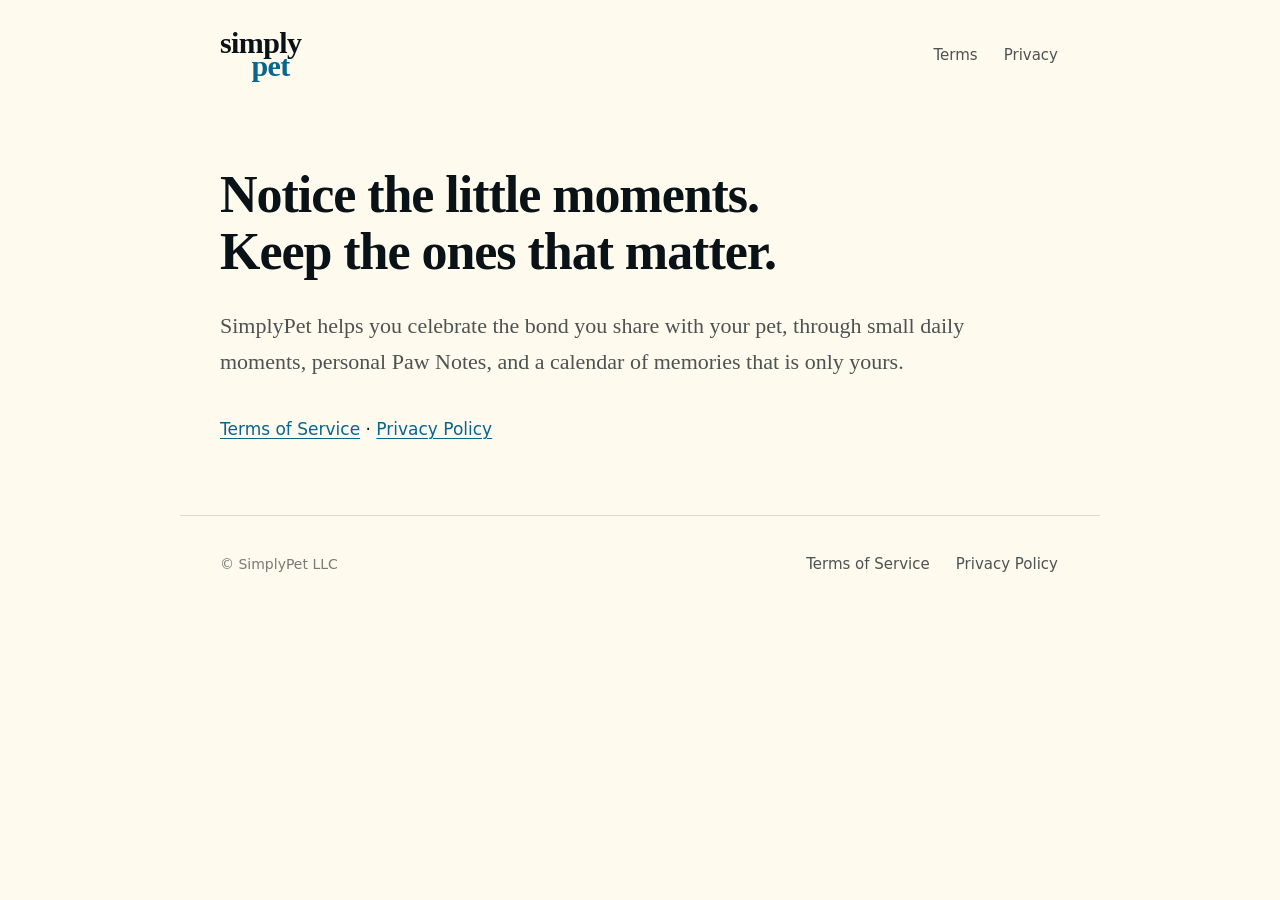
<file: index.html>
<!doctype html>
<html lang="en">
<head>
<meta charset="utf-8">
<meta name="viewport" content="width=device-width, initial-scale=1">
<title>SimplyPet</title>
<meta name="description" content="SimplyPet helps you notice and keep the meaningful moments with your pet.">
<meta name="theme-color" content="#FFFAEE">
<link rel="canonical" href="https://simplypet.github.io/legal/">
<link rel="icon" href="assets/favicon.png" type="image/png">
<link rel="stylesheet" href="assets/legal.css">

</head>
<body>
<a class="skip" href="#main">Skip to content</a>

<header class="site-header">
  <a class="wordmark" href="index.html" aria-label="SimplyPet home"><span class="w-simply">simply</span><span class="w-pet">pet</span></a>
  <nav aria-label="Legal"><a href="terms.html">Terms</a><a href="privacy.html">Privacy</a></nav>
</header>
<main id="main" class="home" tabindex="-1">
<h1 class="home-title">Notice the little moments.<br>Keep the ones that matter.</h1>
<p class="lede">SimplyPet helps you celebrate the bond you share with your pet, through small daily moments, personal Paw Notes, and a calendar of memories that is only yours.</p>
<p class="home-links"><a href="terms.html">Terms of Service</a> <span aria-hidden="true">·</span> <a href="privacy.html">Privacy Policy</a></p>

</main>

<footer class="site-footer">
  <p>&copy; SimplyPet LLC</p>
  <nav aria-label="Footer"><a href="terms.html">Terms of Service</a><a href="privacy.html">Privacy Policy</a></nav>
</footer>
</body>
</html>
</file>
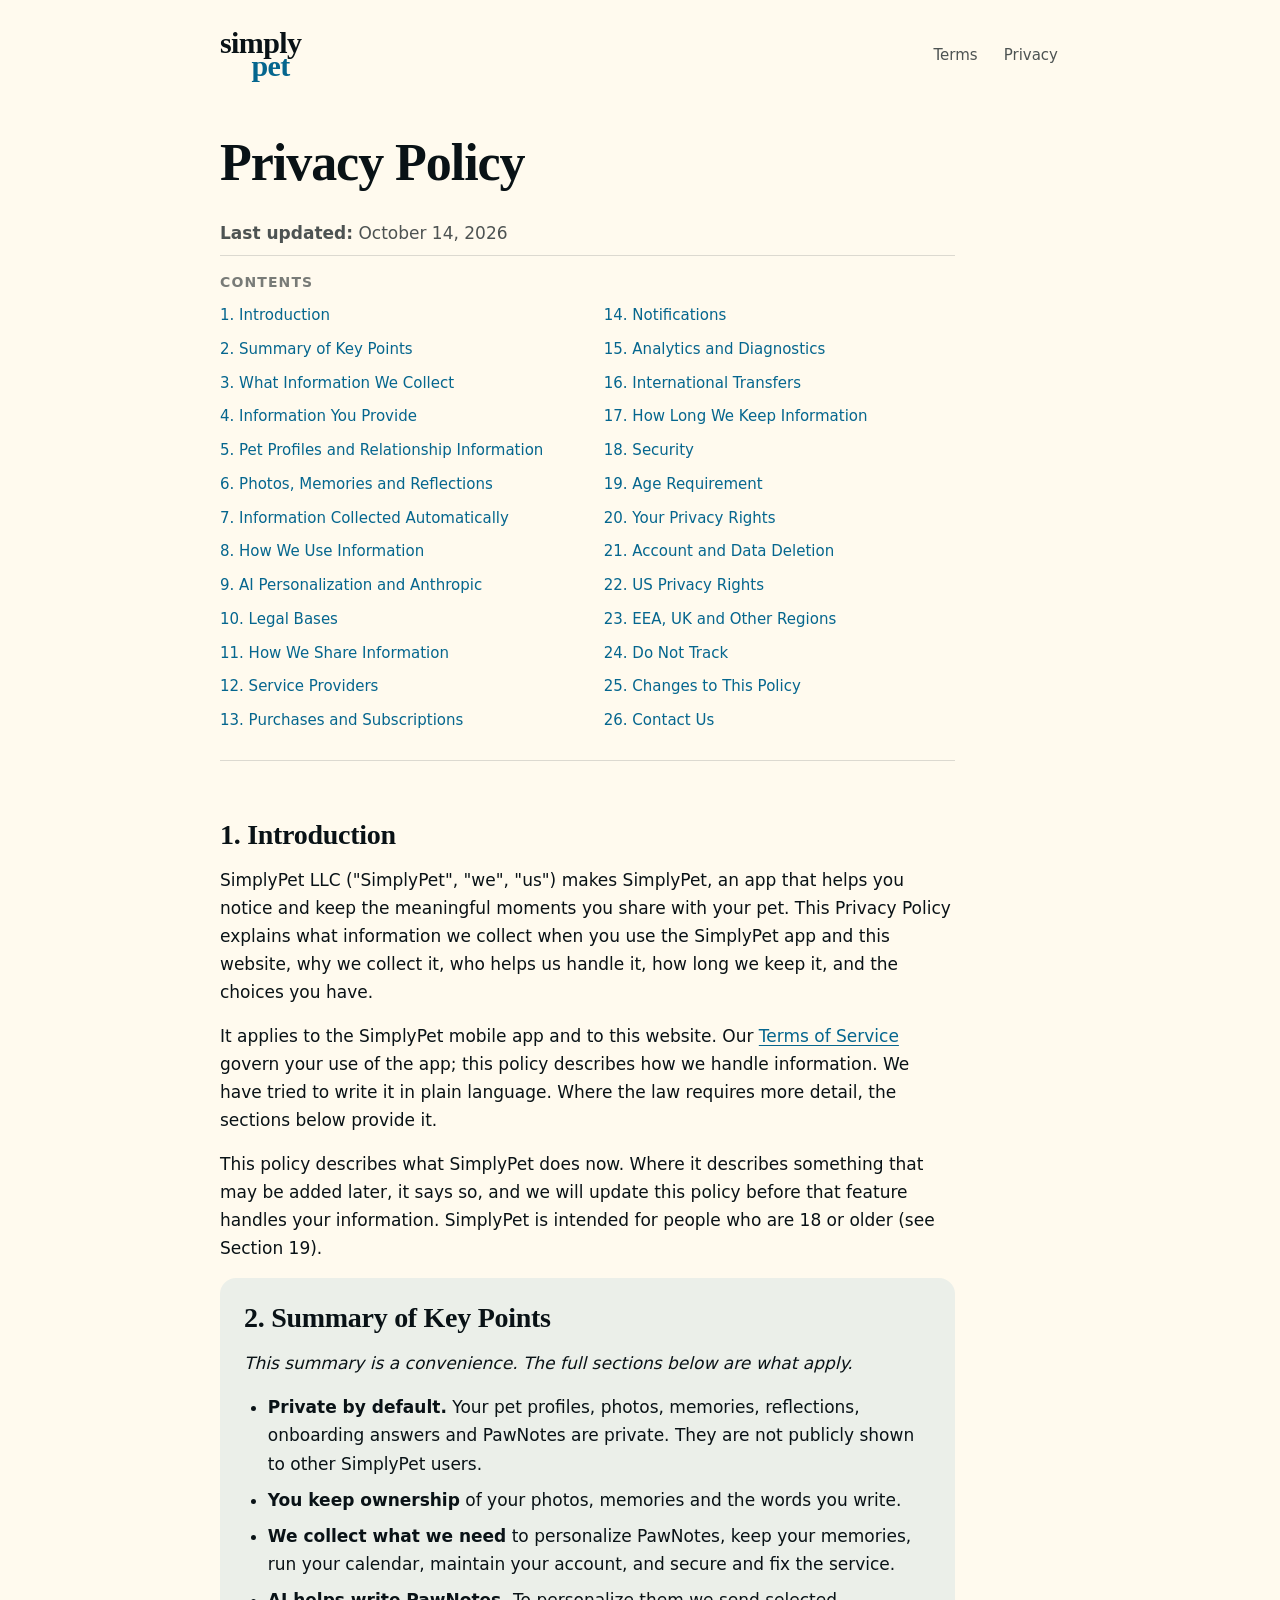
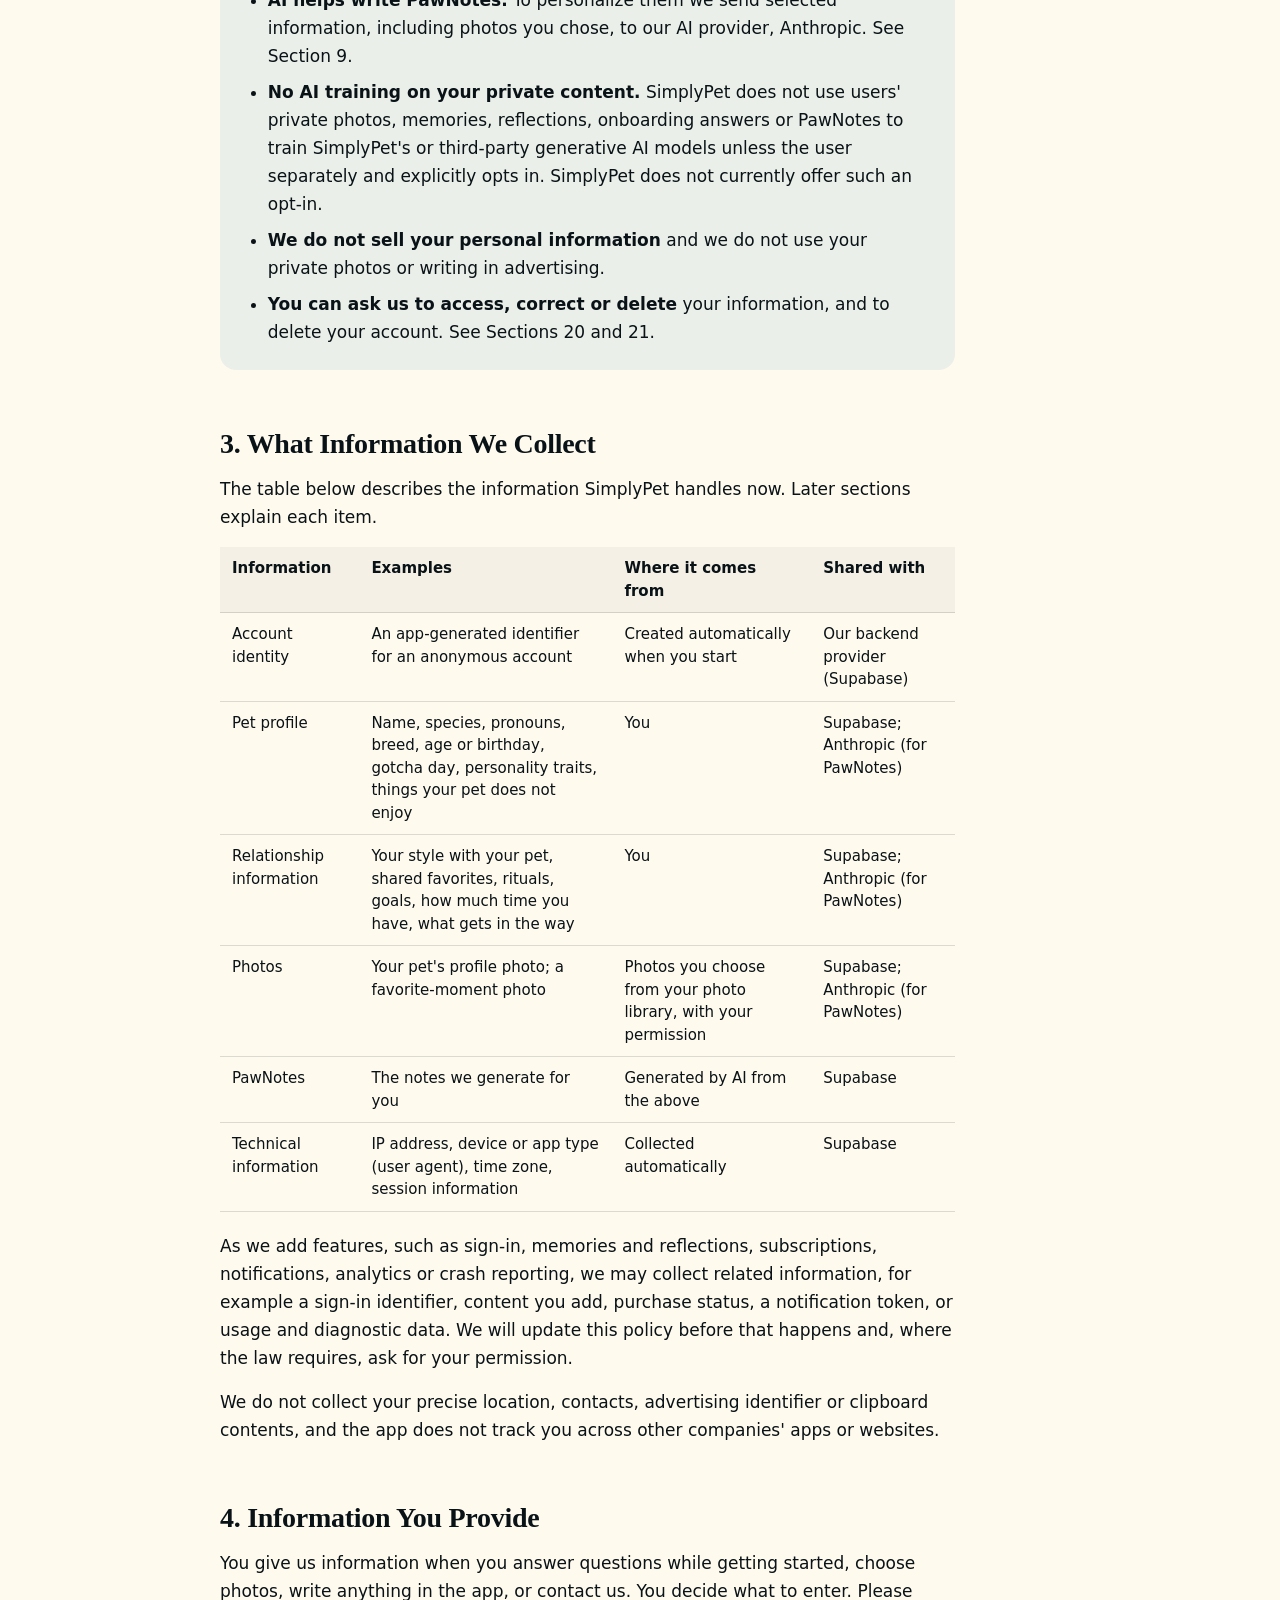
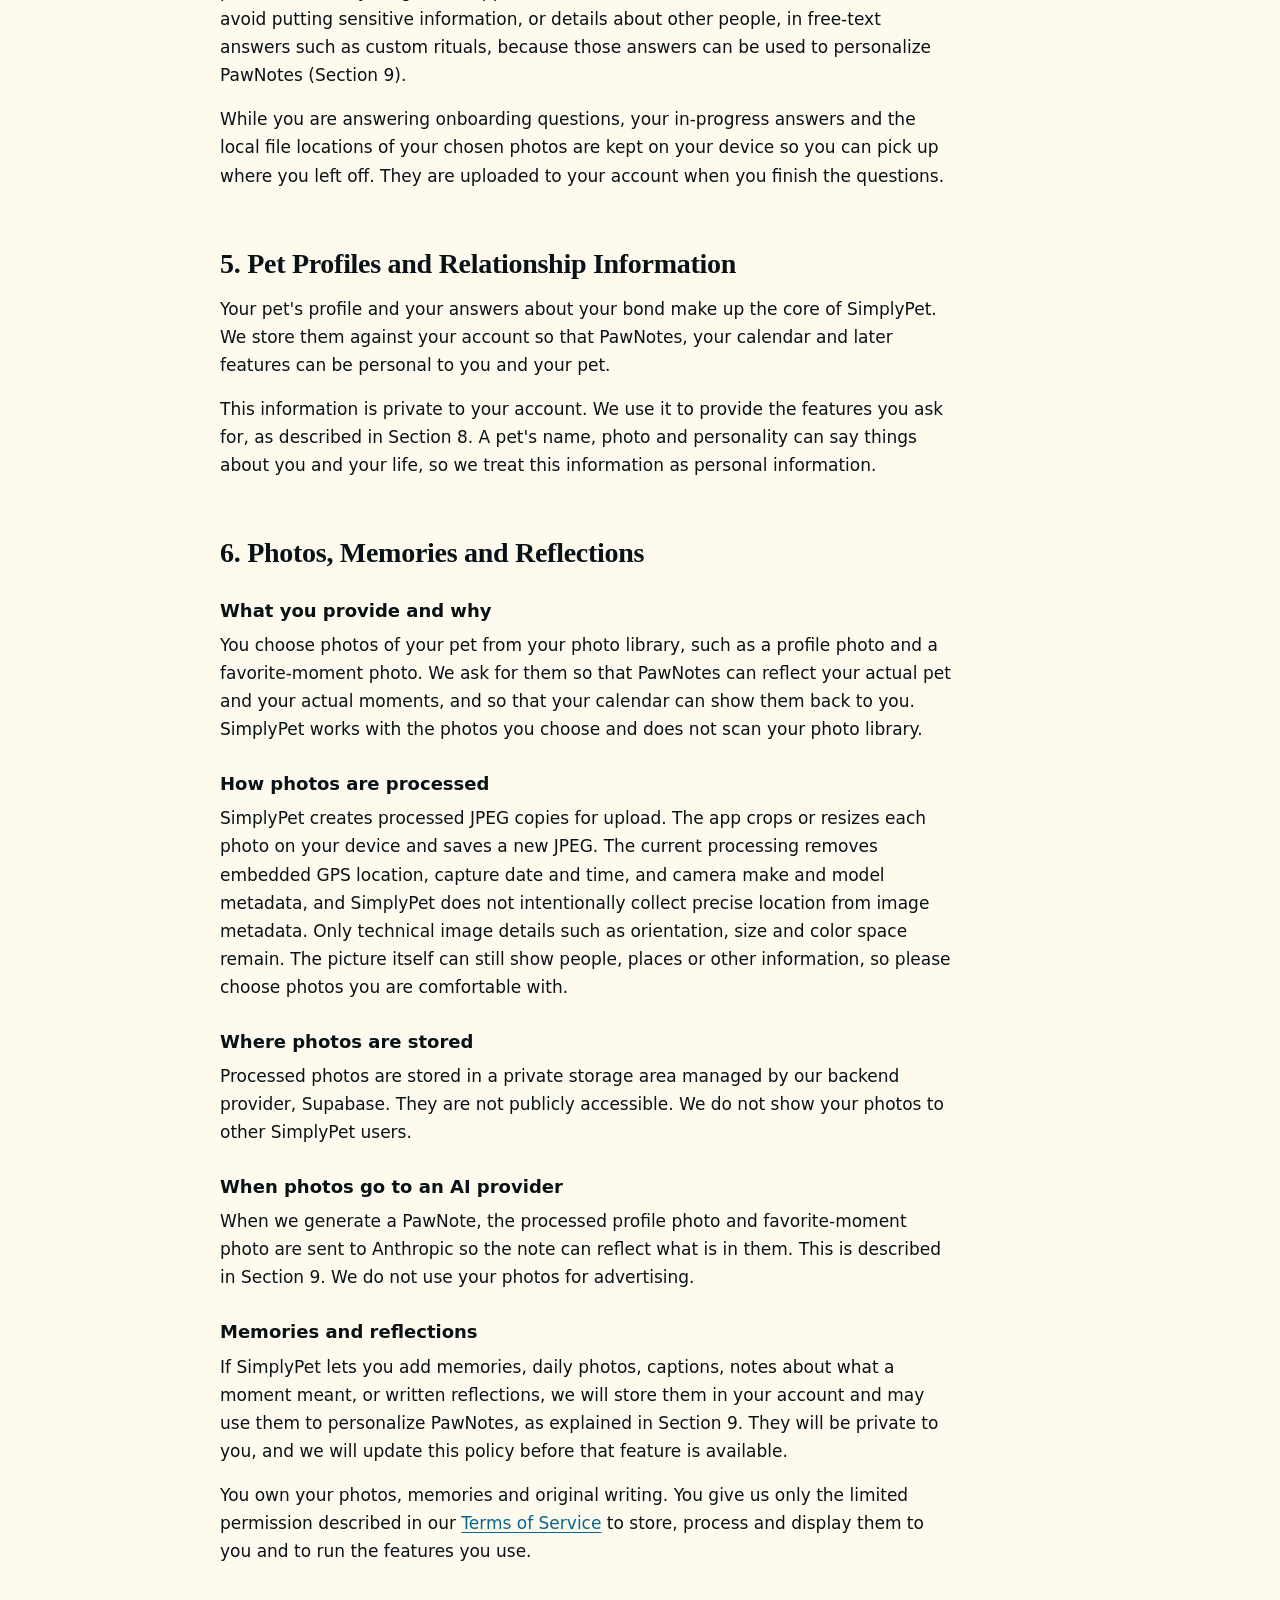
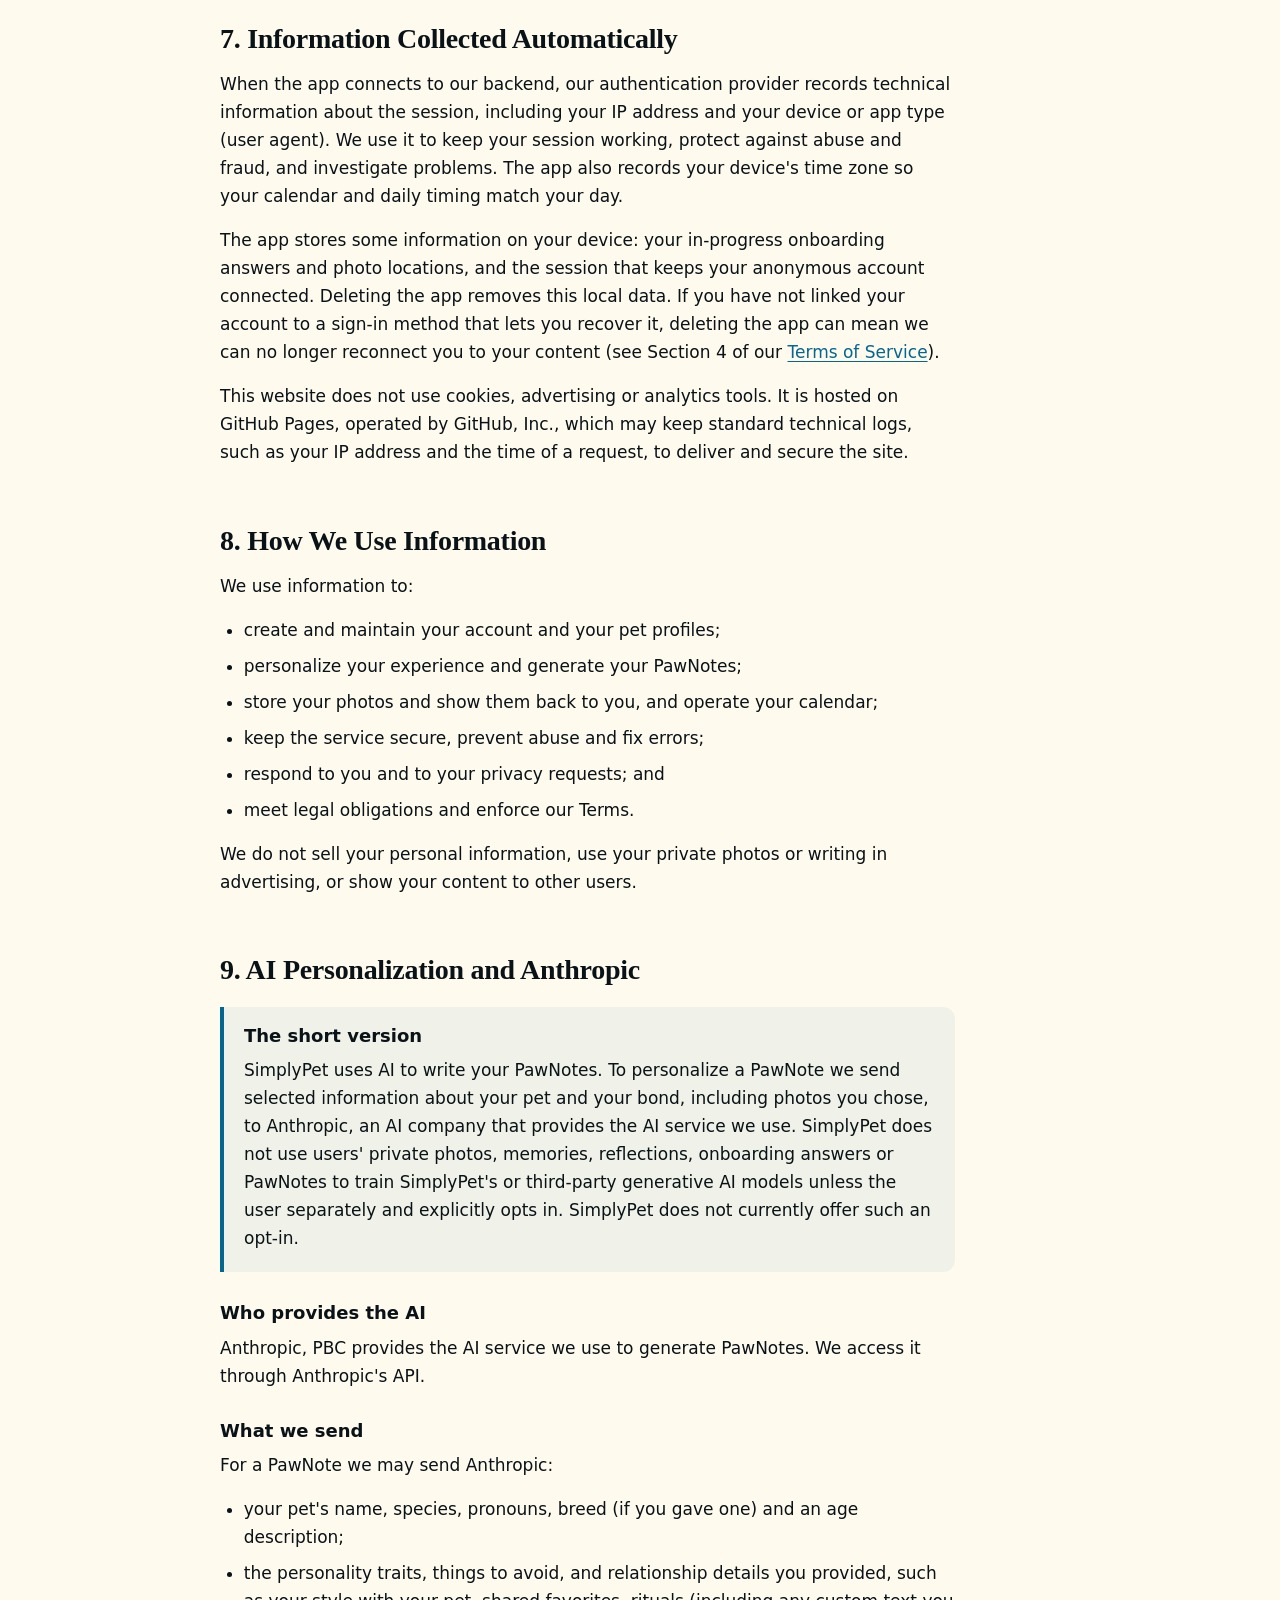
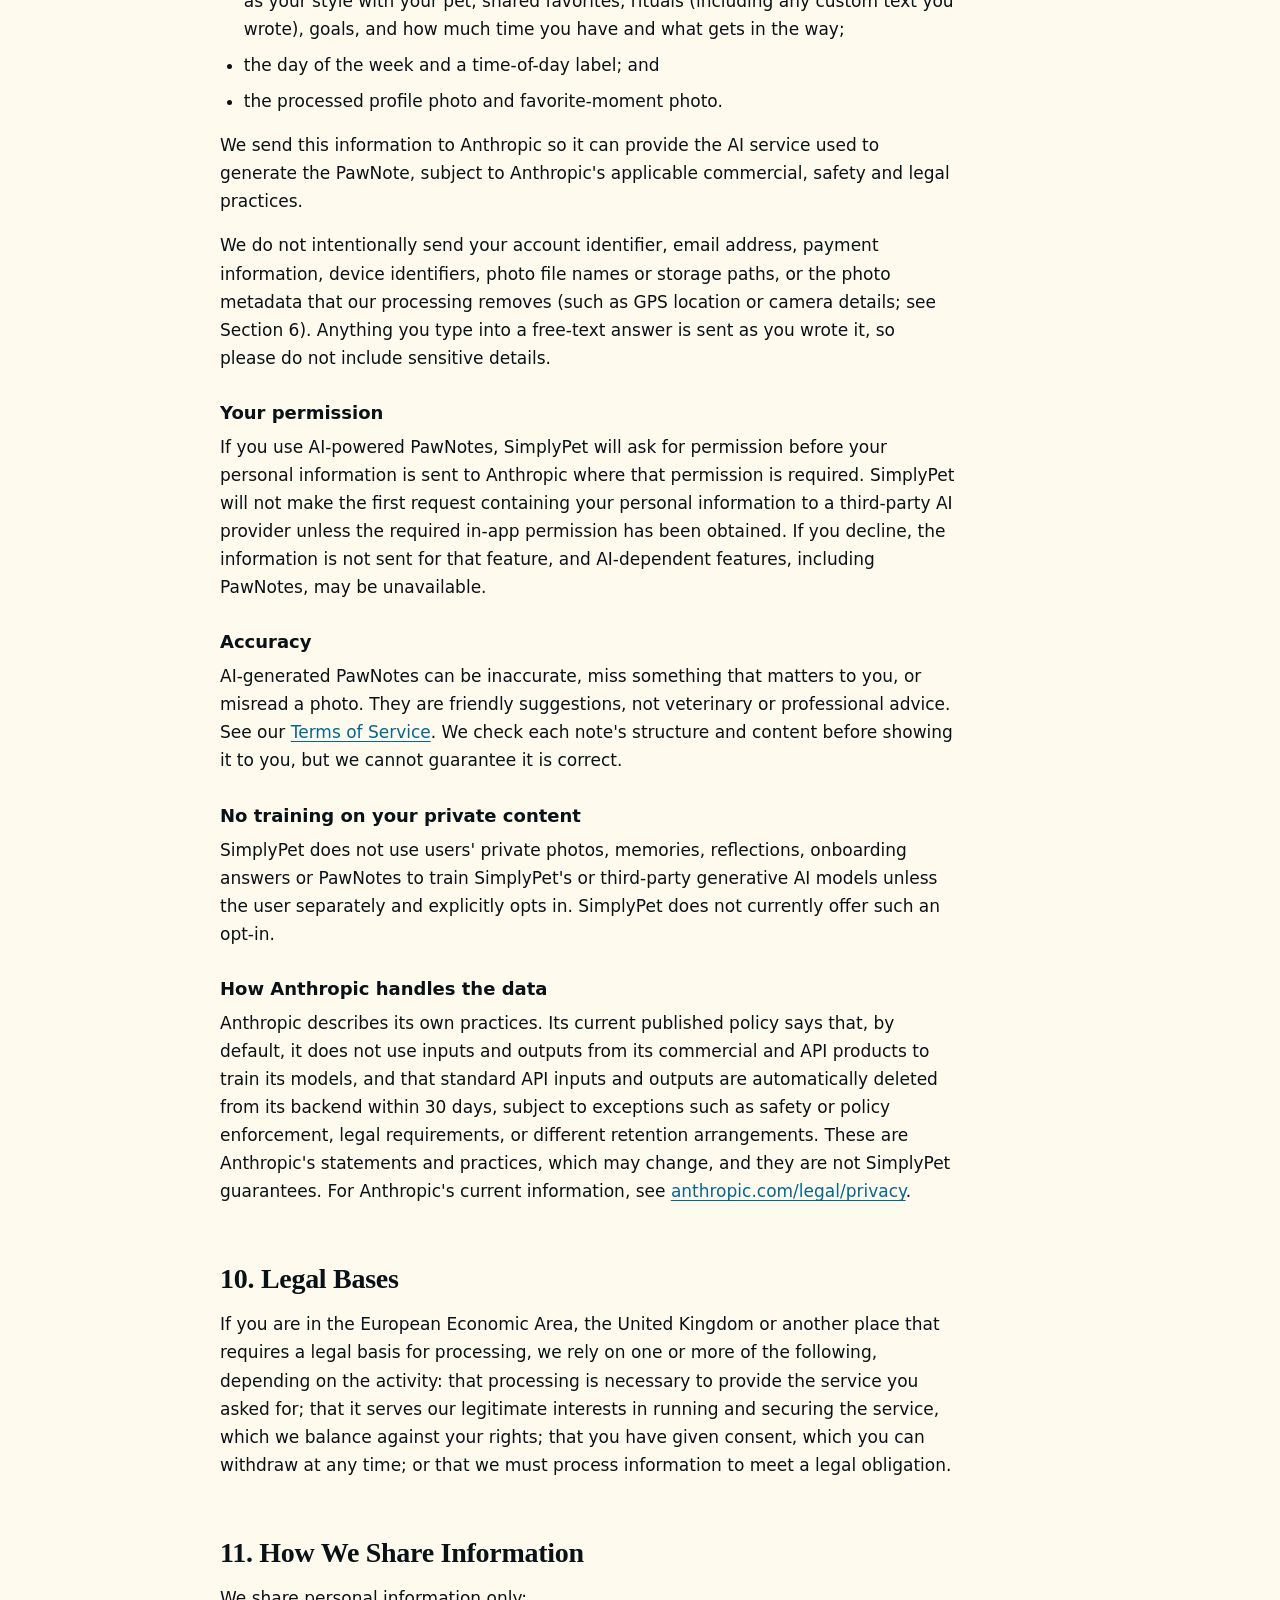
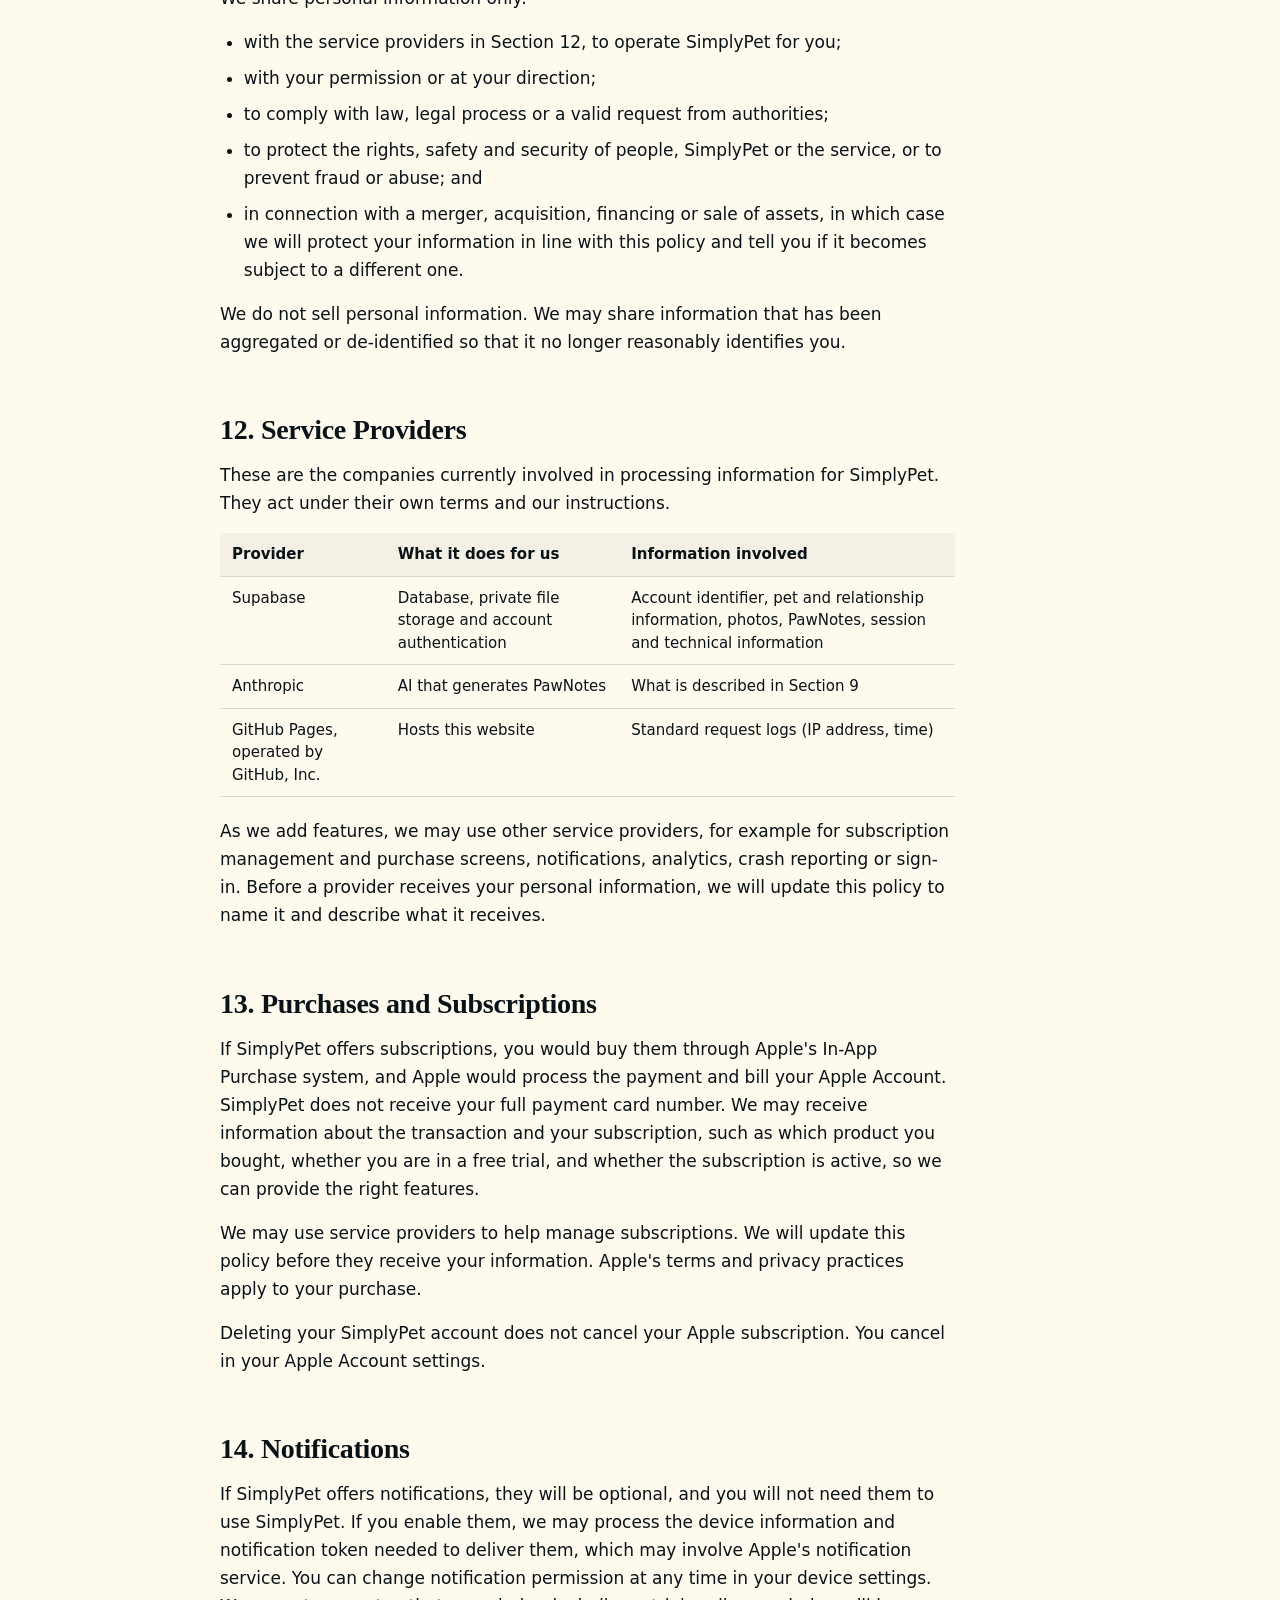
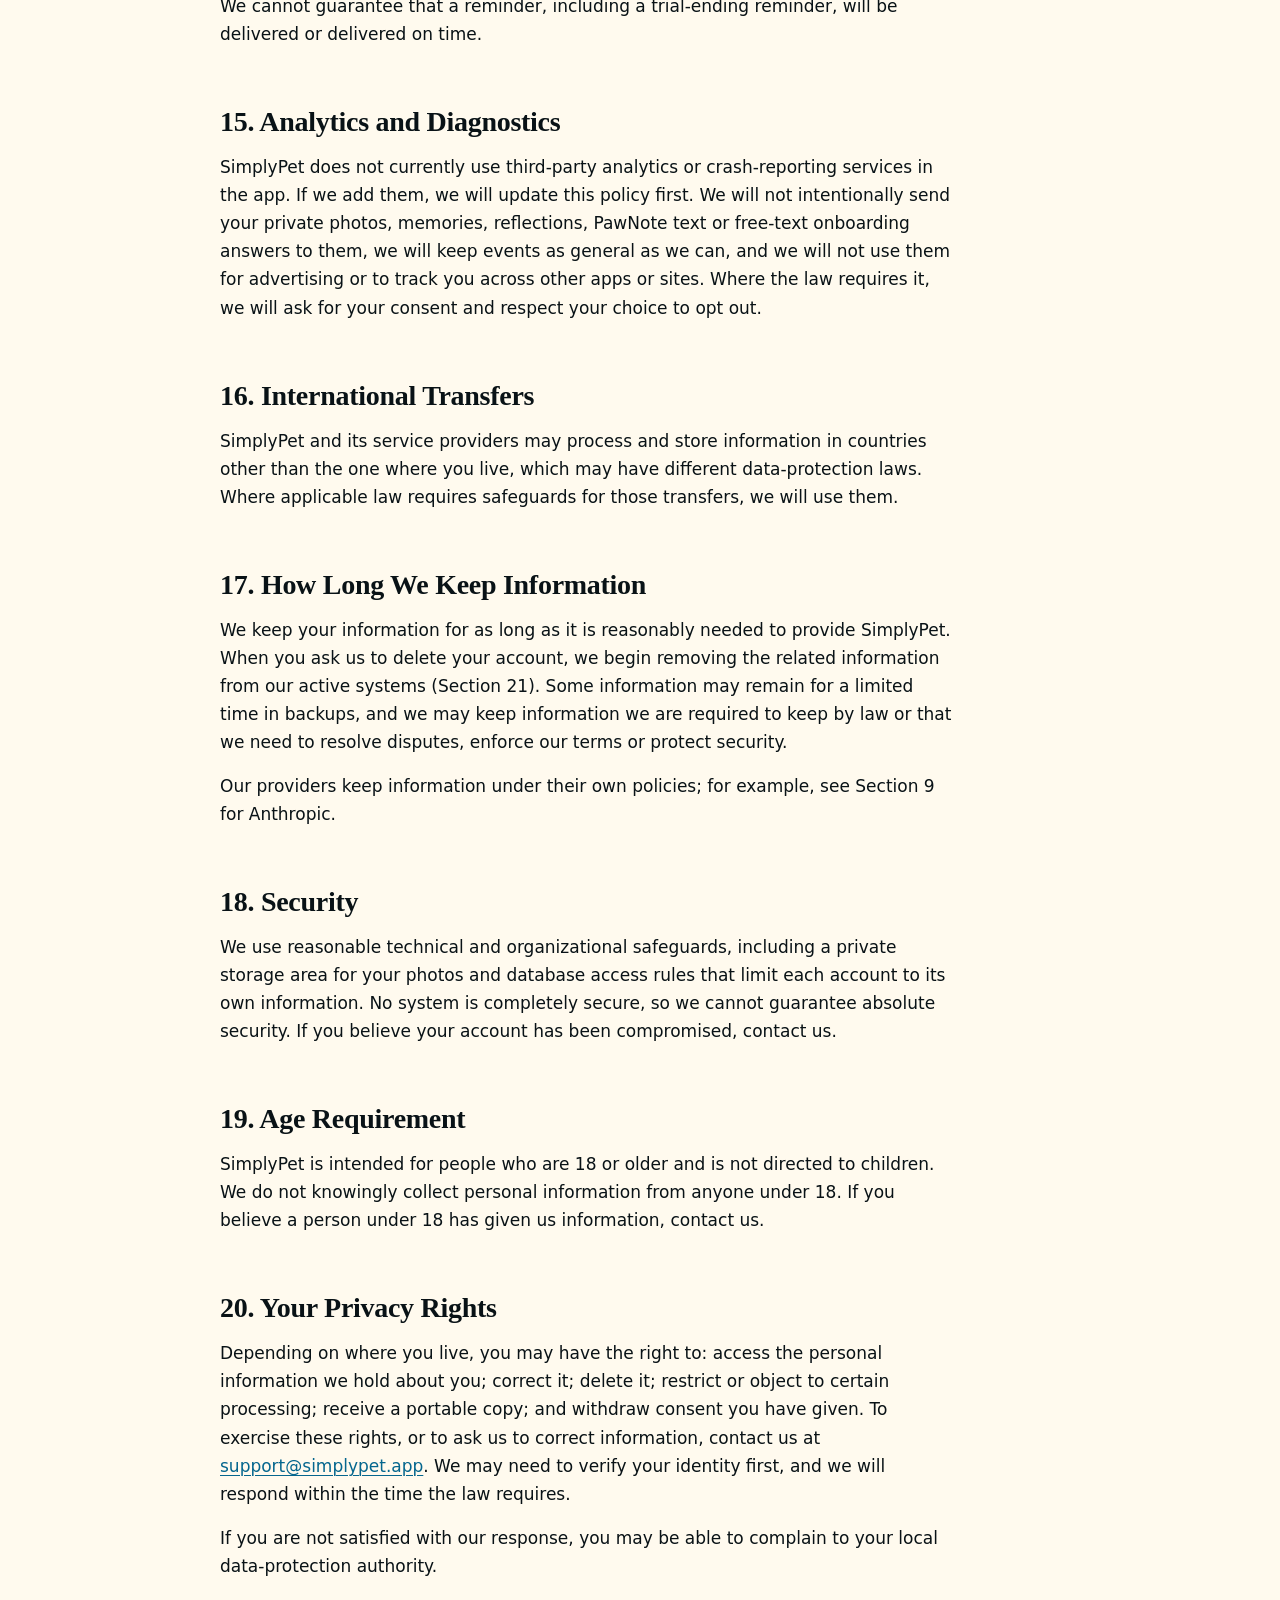
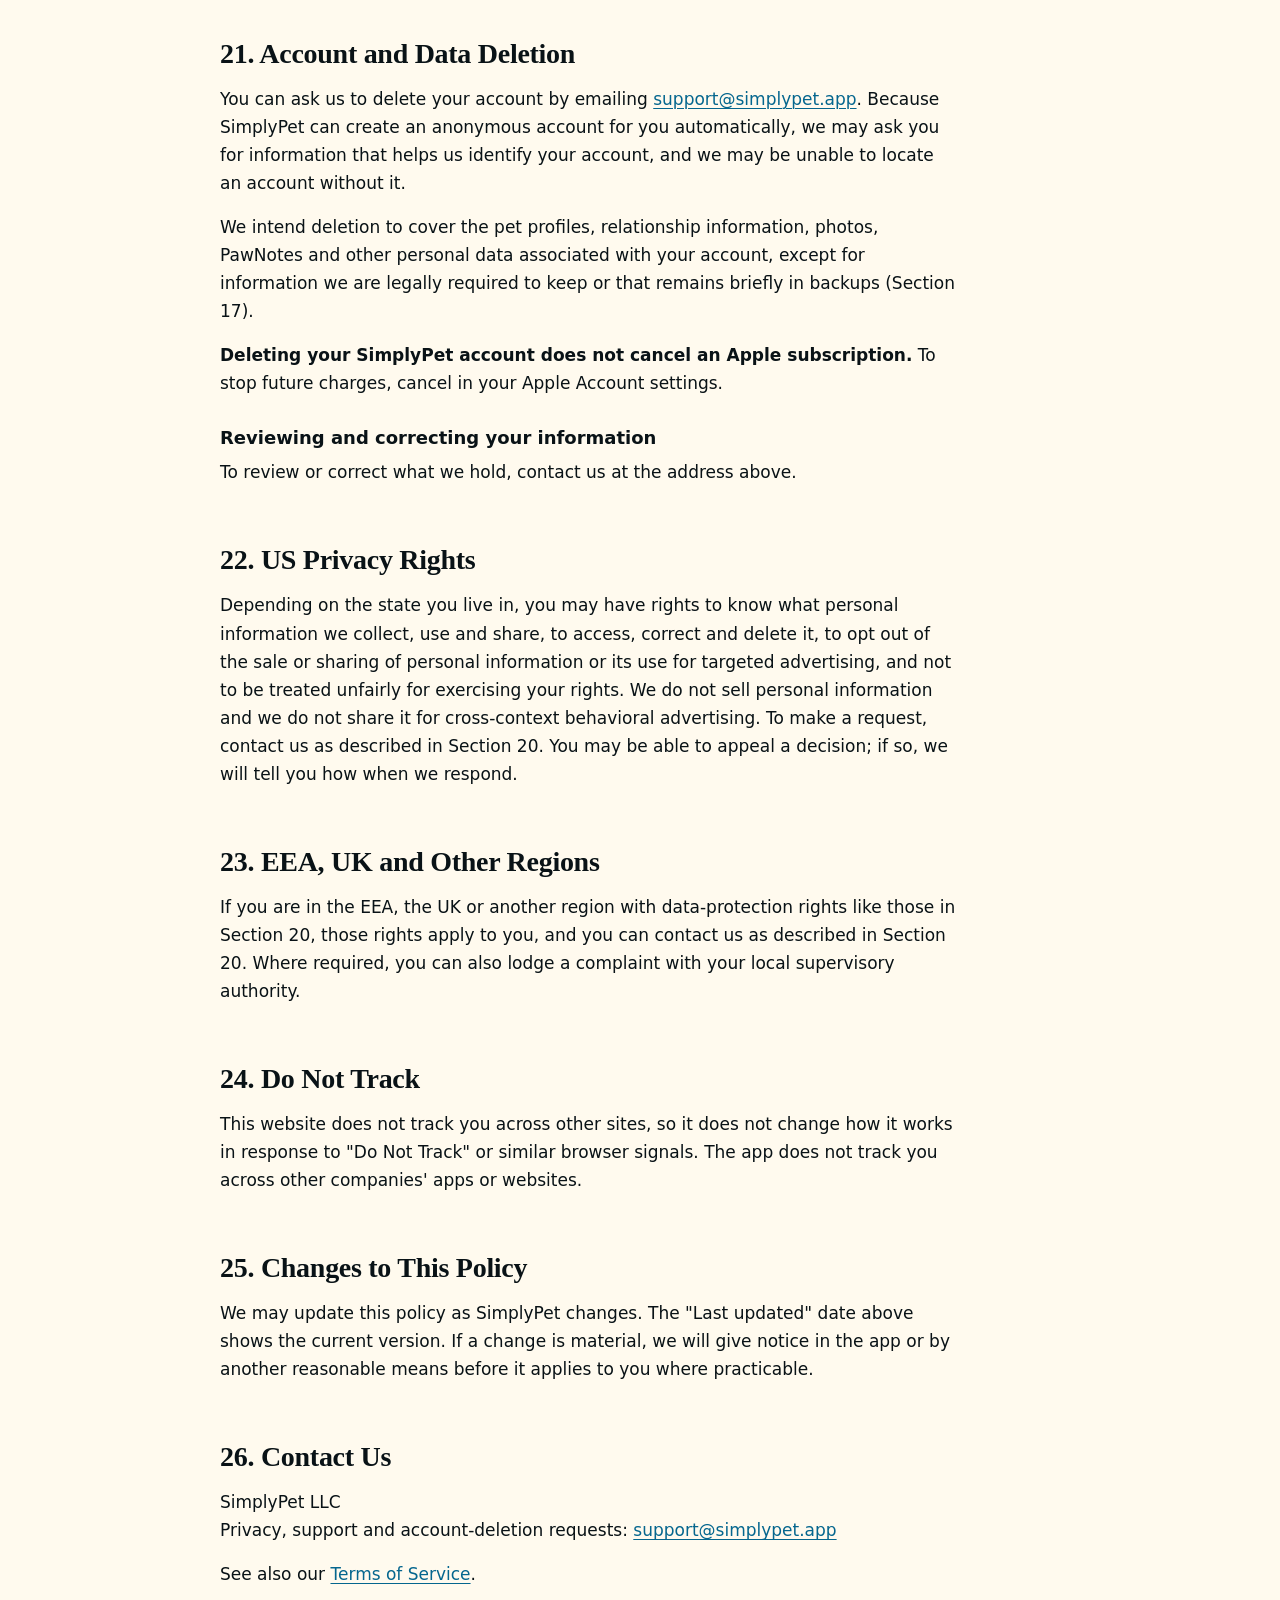
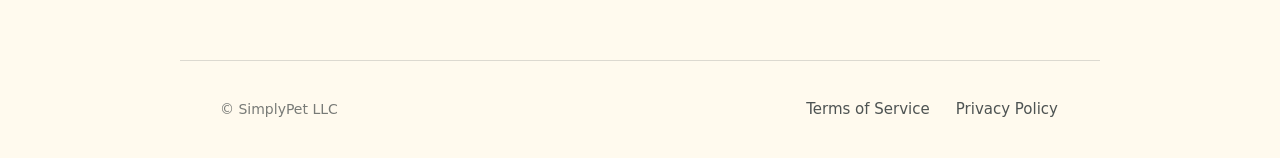
<file: privacy.html>
<!doctype html>
<html lang="en">
<head>
<meta charset="utf-8">
<meta name="viewport" content="width=device-width, initial-scale=1">
<title>Privacy Policy · SimplyPet</title>
<meta name="description" content="What SimplyPet collects, why, who helps us run it, and the choices you have.">
<meta name="theme-color" content="#FFFAEE">
<link rel="canonical" href="https://simplypet.github.io/legal/privacy.html">
<link rel="icon" href="assets/favicon.png" type="image/png">
<link rel="stylesheet" href="assets/legal.css">

</head>
<body>
<a class="skip" href="#main">Skip to content</a>

<header class="site-header">
  <a class="wordmark" href="index.html" aria-label="SimplyPet home"><span class="w-simply">simply</span><span class="w-pet">pet</span></a>
  <nav aria-label="Legal"><a href="terms.html">Terms</a><a href="privacy.html">Privacy</a></nav>
</header>
<main id="main" class="legal" tabindex="-1">
  <h1>Privacy Policy</h1>
  <p class="stamp"><strong>Last updated:</strong> October 14, 2026</p>

  <nav class="toc" aria-labelledby="toc-title">
    <h2 id="toc-title" class="toc-title">Contents</h2>
    <ol>
<li><a href="#introduction">1. Introduction</a></li>
<li><a href="#summary-of-key-points">2. Summary of Key Points</a></li>
<li><a href="#what-information-we-collect">3. What Information We Collect</a></li>
<li><a href="#information-you-provide">4. Information You Provide</a></li>
<li><a href="#pet-profiles-and-relationship-information">5. Pet Profiles and Relationship Information</a></li>
<li><a href="#photos-memories-and-reflections">6. Photos, Memories and Reflections</a></li>
<li><a href="#information-collected-automatically">7. Information Collected Automatically</a></li>
<li><a href="#how-we-use-information">8. How We Use Information</a></li>
<li><a href="#ai-personalization-and-anthropic">9. AI Personalization and Anthropic</a></li>
<li><a href="#legal-bases">10. Legal Bases</a></li>
<li><a href="#how-we-share-information">11. How We Share Information</a></li>
<li><a href="#service-providers">12. Service Providers</a></li>
<li><a href="#purchases-and-subscriptions">13. Purchases and Subscriptions</a></li>
<li><a href="#notifications">14. Notifications</a></li>
<li><a href="#analytics-and-diagnostics">15. Analytics and Diagnostics</a></li>
<li><a href="#international-transfers">16. International Transfers</a></li>
<li><a href="#how-long-we-keep-information">17. How Long We Keep Information</a></li>
<li><a href="#security">18. Security</a></li>
<li><a href="#age-requirement">19. Age Requirement</a></li>
<li><a href="#your-privacy-rights">20. Your Privacy Rights</a></li>
<li><a href="#account-and-data-deletion">21. Account and Data Deletion</a></li>
<li><a href="#us-privacy-rights">22. US Privacy Rights</a></li>
<li><a href="#eea-uk-and-other-regions">23. EEA, UK and Other Regions</a></li>
<li><a href="#do-not-track">24. Do Not Track</a></li>
<li><a href="#changes-to-this-policy">25. Changes to This Policy</a></li>
<li><a href="#contact-us">26. Contact Us</a></li>
    </ol>
  </nav>
  <div class="prose">

<h2 id="introduction">1. Introduction</h2>
<p>SimplyPet LLC ("SimplyPet", "we", "us") makes SimplyPet, an app that helps you notice and keep the meaningful moments you share with your pet. This Privacy Policy explains what information we collect when you use the SimplyPet app and this website, why we collect it, who helps us handle it, how long we keep it, and the choices you have.</p>
<p>It applies to the SimplyPet mobile app and to this website. Our <a href="terms.html">Terms of Service</a> govern your use of the app; this policy describes how we handle information. We have tried to write it in plain language. Where the law requires more detail, the sections below provide it.</p>
<p>This policy describes what SimplyPet does now. Where it describes something that may be added later, it says so, and we will update this policy before that feature handles your information. SimplyPet is intended for people who are 18 or older (see Section 19).</p>

<section class="summary" aria-labelledby="summary-of-key-points">
<h2 id="summary-of-key-points">2. Summary of Key Points</h2>
<p><em>This summary is a convenience. The full sections below are what apply.</em></p>
<ul>
<li><strong>Private by default.</strong> Your pet profiles, photos, memories, reflections, onboarding answers and PawNotes are private. They are not publicly shown to other SimplyPet users.</li>
<li><strong>You keep ownership</strong> of your photos, memories and the words you write.</li>
<li><strong>We collect what we need</strong> to personalize PawNotes, keep your memories, run your calendar, maintain your account, and secure and fix the service.</li>
<li><strong>AI helps write PawNotes.</strong> To personalize them we send selected information, including photos you chose, to our AI provider, Anthropic. See Section 9.</li>
<li><strong>No AI training on your private content.</strong> SimplyPet does not use users' private photos, memories, reflections, onboarding answers or PawNotes to train SimplyPet's or third-party generative AI models unless the user separately and explicitly opts in. SimplyPet does not currently offer such an opt-in.</li>
<li><strong>We do not sell your personal information</strong> and we do not use your private photos or writing in advertising.</li>
<li><strong>You can ask us to access, correct or delete</strong> your information, and to delete your account. See Sections 20 and 21.</li>
</ul>
</section>

<h2 id="what-information-we-collect">3. What Information We Collect</h2>
<p>The table below describes the information SimplyPet handles now. Later sections explain each item.</p>
<div class="table-wrap" tabindex="0" role="region" aria-label="Overview of information we collect">
<table>
<thead><tr><th scope="col">Information</th><th scope="col">Examples</th><th scope="col">Where it comes from</th><th scope="col">Shared with</th></tr></thead>
<tbody>
<tr><td>Account identity</td><td>An app-generated identifier for an anonymous account</td><td>Created automatically when you start</td><td>Our backend provider (Supabase)</td></tr>
<tr><td>Pet profile</td><td>Name, species, pronouns, breed, age or birthday, gotcha day, personality traits, things your pet does not enjoy</td><td>You</td><td>Supabase; Anthropic (for PawNotes)</td></tr>
<tr><td>Relationship information</td><td>Your style with your pet, shared favorites, rituals, goals, how much time you have, what gets in the way</td><td>You</td><td>Supabase; Anthropic (for PawNotes)</td></tr>
<tr><td>Photos</td><td>Your pet's profile photo; a favorite-moment photo</td><td>Photos you choose from your photo library, with your permission</td><td>Supabase; Anthropic (for PawNotes)</td></tr>
<tr><td>PawNotes</td><td>The notes we generate for you</td><td>Generated by AI from the above</td><td>Supabase</td></tr>
<tr><td>Technical information</td><td>IP address, device or app type (user agent), time zone, session information</td><td>Collected automatically</td><td>Supabase</td></tr>
</tbody>
</table>
</div>
<p>As we add features, such as sign-in, memories and reflections, subscriptions, notifications, analytics or crash reporting, we may collect related information, for example a sign-in identifier, content you add, purchase status, a notification token, or usage and diagnostic data. We will update this policy before that happens and, where the law requires, ask for your permission.</p>
<p>We do not collect your precise location, contacts, advertising identifier or clipboard contents, and the app does not track you across other companies' apps or websites.</p>

<h2 id="information-you-provide">4. Information You Provide</h2>
<p>You give us information when you answer questions while getting started, choose photos, write anything in the app, or contact us. You decide what to enter. Please avoid putting sensitive information, or details about other people, in free-text answers such as custom rituals, because those answers can be used to personalize PawNotes (Section 9).</p>
<p>While you are answering onboarding questions, your in-progress answers and the local file locations of your chosen photos are kept on your device so you can pick up where you left off. They are uploaded to your account when you finish the questions.</p>

<h2 id="pet-profiles-and-relationship-information">5. Pet Profiles and Relationship Information</h2>
<p>Your pet's profile and your answers about your bond make up the core of SimplyPet. We store them against your account so that PawNotes, your calendar and later features can be personal to you and your pet.</p>
<p>This information is private to your account. We use it to provide the features you ask for, as described in Section 8. A pet's name, photo and personality can say things about you and your life, so we treat this information as personal information.</p>

<h2 id="photos-memories-and-reflections">6. Photos, Memories and Reflections</h2>
<h3>What you provide and why</h3>
<p>You choose photos of your pet from your photo library, such as a profile photo and a favorite-moment photo. We ask for them so that PawNotes can reflect your actual pet and your actual moments, and so that your calendar can show them back to you. SimplyPet works with the photos you choose and does not scan your photo library.</p>
<h3>How photos are processed</h3>
<p>SimplyPet creates processed JPEG copies for upload. The app crops or resizes each photo on your device and saves a new JPEG. The current processing removes embedded GPS location, capture date and time, and camera make and model metadata, and SimplyPet does not intentionally collect precise location from image metadata. Only technical image details such as orientation, size and color space remain. The picture itself can still show people, places or other information, so please choose photos you are comfortable with.</p>
<h3>Where photos are stored</h3>
<p>Processed photos are stored in a private storage area managed by our backend provider, Supabase. They are not publicly accessible. We do not show your photos to other SimplyPet users.</p>
<h3>When photos go to an AI provider</h3>
<p>When we generate a PawNote, the processed profile photo and favorite-moment photo are sent to Anthropic so the note can reflect what is in them. This is described in Section 9. We do not use your photos for advertising.</p>
<h3>Memories and reflections</h3>
<p>If SimplyPet lets you add memories, daily photos, captions, notes about what a moment meant, or written reflections, we will store them in your account and may use them to personalize PawNotes, as explained in Section 9. They will be private to you, and we will update this policy before that feature is available.</p>
<p>You own your photos, memories and original writing. You give us only the limited permission described in our <a href="terms.html">Terms of Service</a> to store, process and display them to you and to run the features you use.</p>

<h2 id="information-collected-automatically">7. Information Collected Automatically</h2>
<p>When the app connects to our backend, our authentication provider records technical information about the session, including your IP address and your device or app type (user agent). We use it to keep your session working, protect against abuse and fraud, and investigate problems. The app also records your device's time zone so your calendar and daily timing match your day.</p>
<p>The app stores some information on your device: your in-progress onboarding answers and photo locations, and the session that keeps your anonymous account connected. Deleting the app removes this local data. If you have not linked your account to a sign-in method that lets you recover it, deleting the app can mean we can no longer reconnect you to your content (see Section 4 of our <a href="terms.html">Terms of Service</a>).</p>
<p>This website does not use cookies, advertising or analytics tools. It is hosted on GitHub Pages, operated by GitHub, Inc., which may keep standard technical logs, such as your IP address and the time of a request, to deliver and secure the site.</p>

<h2 id="how-we-use-information">8. How We Use Information</h2>
<p>We use information to:</p>
<ul>
<li>create and maintain your account and your pet profiles;</li>
<li>personalize your experience and generate your PawNotes;</li>
<li>store your photos and show them back to you, and operate your calendar;</li>
<li>keep the service secure, prevent abuse and fix errors;</li>
<li>respond to you and to your privacy requests; and</li>
<li>meet legal obligations and enforce our Terms.</li>
</ul>
<p>We do not sell your personal information, use your private photos or writing in advertising, or show your content to other users.</p>

<h2 id="ai-personalization-and-anthropic">9. AI Personalization and Anthropic</h2>
<div class="callout">
<h3>The short version</h3>
<p>SimplyPet uses AI to write your PawNotes. To personalize a PawNote we send selected information about your pet and your bond, including photos you chose, to Anthropic, an AI company that provides the AI service we use. SimplyPet does not use users' private photos, memories, reflections, onboarding answers or PawNotes to train SimplyPet's or third-party generative AI models unless the user separately and explicitly opts in. SimplyPet does not currently offer such an opt-in.</p>
</div>
<h3>Who provides the AI</h3>
<p>Anthropic, PBC provides the AI service we use to generate PawNotes. We access it through Anthropic's API.</p>
<h3>What we send</h3>
<p>For a PawNote we may send Anthropic:</p>
<ul>
<li>your pet's name, species, pronouns, breed (if you gave one) and an age description;</li>
<li>the personality traits, things to avoid, and relationship details you provided, such as your style with your pet, shared favorites, rituals (including any custom text you wrote), goals, and how much time you have and what gets in the way;</li>
<li>the day of the week and a time-of-day label; and</li>
<li>the processed profile photo and favorite-moment photo.</li>
</ul>
<p>We send this information to Anthropic so it can provide the AI service used to generate the PawNote, subject to Anthropic's applicable commercial, safety and legal practices.</p>
<p>We do not intentionally send your account identifier, email address, payment information, device identifiers, photo file names or storage paths, or the photo metadata that our processing removes (such as GPS location or camera details; see Section 6). Anything you type into a free-text answer is sent as you wrote it, so please do not include sensitive details.</p>
<h3>Your permission</h3>
<p>If you use AI-powered PawNotes, SimplyPet will ask for permission before your personal information is sent to Anthropic where that permission is required. SimplyPet will not make the first request containing your personal information to a third-party AI provider unless the required in-app permission has been obtained. If you decline, the information is not sent for that feature, and AI-dependent features, including PawNotes, may be unavailable.</p>
<h3>Accuracy</h3>
<p>AI-generated PawNotes can be inaccurate, miss something that matters to you, or misread a photo. They are friendly suggestions, not veterinary or professional advice. See our <a href="terms.html">Terms of Service</a>. We check each note's structure and content before showing it to you, but we cannot guarantee it is correct.</p>
<h3>No training on your private content</h3>
<p>SimplyPet does not use users' private photos, memories, reflections, onboarding answers or PawNotes to train SimplyPet's or third-party generative AI models unless the user separately and explicitly opts in. SimplyPet does not currently offer such an opt-in.</p>
<h3>How Anthropic handles the data</h3>
<p>Anthropic describes its own practices. Its current published policy says that, by default, it does not use inputs and outputs from its commercial and API products to train its models, and that standard API inputs and outputs are automatically deleted from its backend within 30 days, subject to exceptions such as safety or policy enforcement, legal requirements, or different retention arrangements. These are Anthropic's statements and practices, which may change, and they are not SimplyPet guarantees. For Anthropic's current information, see <a href="https://www.anthropic.com/legal/privacy">anthropic.com/legal/privacy</a>.</p>

<h2 id="legal-bases">10. Legal Bases</h2>
<p>If you are in the European Economic Area, the United Kingdom or another place that requires a legal basis for processing, we rely on one or more of the following, depending on the activity: that processing is necessary to provide the service you asked for; that it serves our legitimate interests in running and securing the service, which we balance against your rights; that you have given consent, which you can withdraw at any time; or that we must process information to meet a legal obligation.</p>


<h2 id="how-we-share-information">11. How We Share Information</h2>
<p>We share personal information only:</p>
<ul>
<li>with the service providers in Section 12, to operate SimplyPet for you;</li>
<li>with your permission or at your direction;</li>
<li>to comply with law, legal process or a valid request from authorities;</li>
<li>to protect the rights, safety and security of people, SimplyPet or the service, or to prevent fraud or abuse; and</li>
<li>in connection with a merger, acquisition, financing or sale of assets, in which case we will protect your information in line with this policy and tell you if it becomes subject to a different one.</li>
</ul>
<p>We do not sell personal information. We may share information that has been aggregated or de-identified so that it no longer reasonably identifies you.</p>

<h2 id="service-providers">12. Service Providers</h2>
<p>These are the companies currently involved in processing information for SimplyPet. They act under their own terms and our instructions.</p>
<div class="table-wrap" tabindex="0" role="region" aria-label="Service providers">
<table>
<thead><tr><th scope="col">Provider</th><th scope="col">What it does for us</th><th scope="col">Information involved</th></tr></thead>
<tbody>
<tr><td>Supabase</td><td>Database, private file storage and account authentication</td><td>Account identifier, pet and relationship information, photos, PawNotes, session and technical information</td></tr>
<tr><td>Anthropic</td><td>AI that generates PawNotes</td><td>What is described in Section 9</td></tr>
<tr><td>GitHub Pages, operated by GitHub, Inc.</td><td>Hosts this website</td><td>Standard request logs (IP address, time)</td></tr>
</tbody>
</table>
</div>
<p>As we add features, we may use other service providers, for example for subscription management and purchase screens, notifications, analytics, crash reporting or sign-in. Before a provider receives your personal information, we will update this policy to name it and describe what it receives.</p>

<h2 id="purchases-and-subscriptions">13. Purchases and Subscriptions</h2>
<p>If SimplyPet offers subscriptions, you would buy them through Apple's In-App Purchase system, and Apple would process the payment and bill your Apple Account. SimplyPet does not receive your full payment card number. We may receive information about the transaction and your subscription, such as which product you bought, whether you are in a free trial, and whether the subscription is active, so we can provide the right features.</p>
<p>We may use service providers to help manage subscriptions. We will update this policy before they receive your information. Apple's terms and privacy practices apply to your purchase.</p>
<p>Deleting your SimplyPet account does not cancel your Apple subscription. You cancel in your Apple Account settings.</p>

<h2 id="notifications">14. Notifications</h2>
<p>If SimplyPet offers notifications, they will be optional, and you will not need them to use SimplyPet. If you enable them, we may process the device information and notification token needed to deliver them, which may involve Apple's notification service. You can change notification permission at any time in your device settings. We cannot guarantee that a reminder, including a trial-ending reminder, will be delivered or delivered on time.</p>

<h2 id="analytics-and-diagnostics">15. Analytics and Diagnostics</h2>
<p>SimplyPet does not currently use third-party analytics or crash-reporting services in the app. If we add them, we will update this policy first. We will not intentionally send your private photos, memories, reflections, PawNote text or free-text onboarding answers to them, we will keep events as general as we can, and we will not use them for advertising or to track you across other apps or sites. Where the law requires it, we will ask for your consent and respect your choice to opt out.</p>

<h2 id="international-transfers">16. International Transfers</h2>
<p>SimplyPet and its service providers may process and store information in countries other than the one where you live, which may have different data-protection laws. Where applicable law requires safeguards for those transfers, we will use them.</p>


<h2 id="how-long-we-keep-information">17. How Long We Keep Information</h2>
<p>We keep your information for as long as it is reasonably needed to provide SimplyPet. When you ask us to delete your account, we begin removing the related information from our active systems (Section 21). Some information may remain for a limited time in backups, and we may keep information we are required to keep by law or that we need to resolve disputes, enforce our terms or protect security.</p>
<p>Our providers keep information under their own policies; for example, see Section 9 for Anthropic.</p>


<h2 id="security">18. Security</h2>
<p>We use reasonable technical and organizational safeguards, including a private storage area for your photos and database access rules that limit each account to its own information. No system is completely secure, so we cannot guarantee absolute security. If you believe your account has been compromised, contact us.</p>

<h2 id="age-requirement">19. Age Requirement</h2>
<p>SimplyPet is intended for people who are 18 or older and is not directed to children. We do not knowingly collect personal information from anyone under 18. If you believe a person under 18 has given us information, contact us.</p>

<h2 id="your-privacy-rights">20. Your Privacy Rights</h2>
<p>Depending on where you live, you may have the right to: access the personal information we hold about you; correct it; delete it; restrict or object to certain processing; receive a portable copy; and withdraw consent you have given. To exercise these rights, or to ask us to correct information, contact us at <a href="mailto:support@simplypet.app">support@simplypet.app</a>. We may need to verify your identity first, and we will respond within the time the law requires.</p>
<p>If you are not satisfied with our response, you may be able to complain to your local data-protection authority.</p>

<h2 id="account-and-data-deletion">21. Account and Data Deletion</h2>
<p>You can ask us to delete your account by emailing <a href="mailto:support@simplypet.app">support@simplypet.app</a>. Because SimplyPet can create an anonymous account for you automatically, we may ask you for information that helps us identify your account, and we may be unable to locate an account without it.</p>
<p>We intend deletion to cover the pet profiles, relationship information, photos, PawNotes and other personal data associated with your account, except for information we are legally required to keep or that remains briefly in backups (Section 17).</p>
<p><strong>Deleting your SimplyPet account does not cancel an Apple subscription.</strong> To stop future charges, cancel in your Apple Account settings.</p>
<h3>Reviewing and correcting your information</h3>
<p>To review or correct what we hold, contact us at the address above.</p>

<h2 id="us-privacy-rights">22. US Privacy Rights</h2>
<p>Depending on the state you live in, you may have rights to know what personal information we collect, use and share, to access, correct and delete it, to opt out of the sale or sharing of personal information or its use for targeted advertising, and not to be treated unfairly for exercising your rights. We do not sell personal information and we do not share it for cross-context behavioral advertising. To make a request, contact us as described in Section 20. You may be able to appeal a decision; if so, we will tell you how when we respond.</p>


<h2 id="eea-uk-and-other-regions">23. EEA, UK and Other Regions</h2>
<p>If you are in the EEA, the UK or another region with data-protection rights like those in Section 20, those rights apply to you, and you can contact us as described in Section 20. Where required, you can also lodge a complaint with your local supervisory authority.</p>


<h2 id="do-not-track">24. Do Not Track</h2>
<p>This website does not track you across other sites, so it does not change how it works in response to "Do Not Track" or similar browser signals. The app does not track you across other companies' apps or websites.</p>

<h2 id="changes-to-this-policy">25. Changes to This Policy</h2>
<p>We may update this policy as SimplyPet changes. The "Last updated" date above shows the current version. If a change is material, we will give notice in the app or by another reasonable means before it applies to you where practicable.</p>

<h2 id="contact-us">26. Contact Us</h2>
<p>SimplyPet LLC<br>
Privacy, support and account-deletion requests: <a href="mailto:support@simplypet.app">support@simplypet.app</a></p>
<p>See also our <a href="terms.html">Terms of Service</a>.</p>

  </div>
</main>

<footer class="site-footer">
  <p>&copy; SimplyPet LLC</p>
  <nav aria-label="Footer"><a href="terms.html">Terms of Service</a><a href="privacy.html">Privacy Policy</a></nav>
</footer>
</body>
</html>
</file>
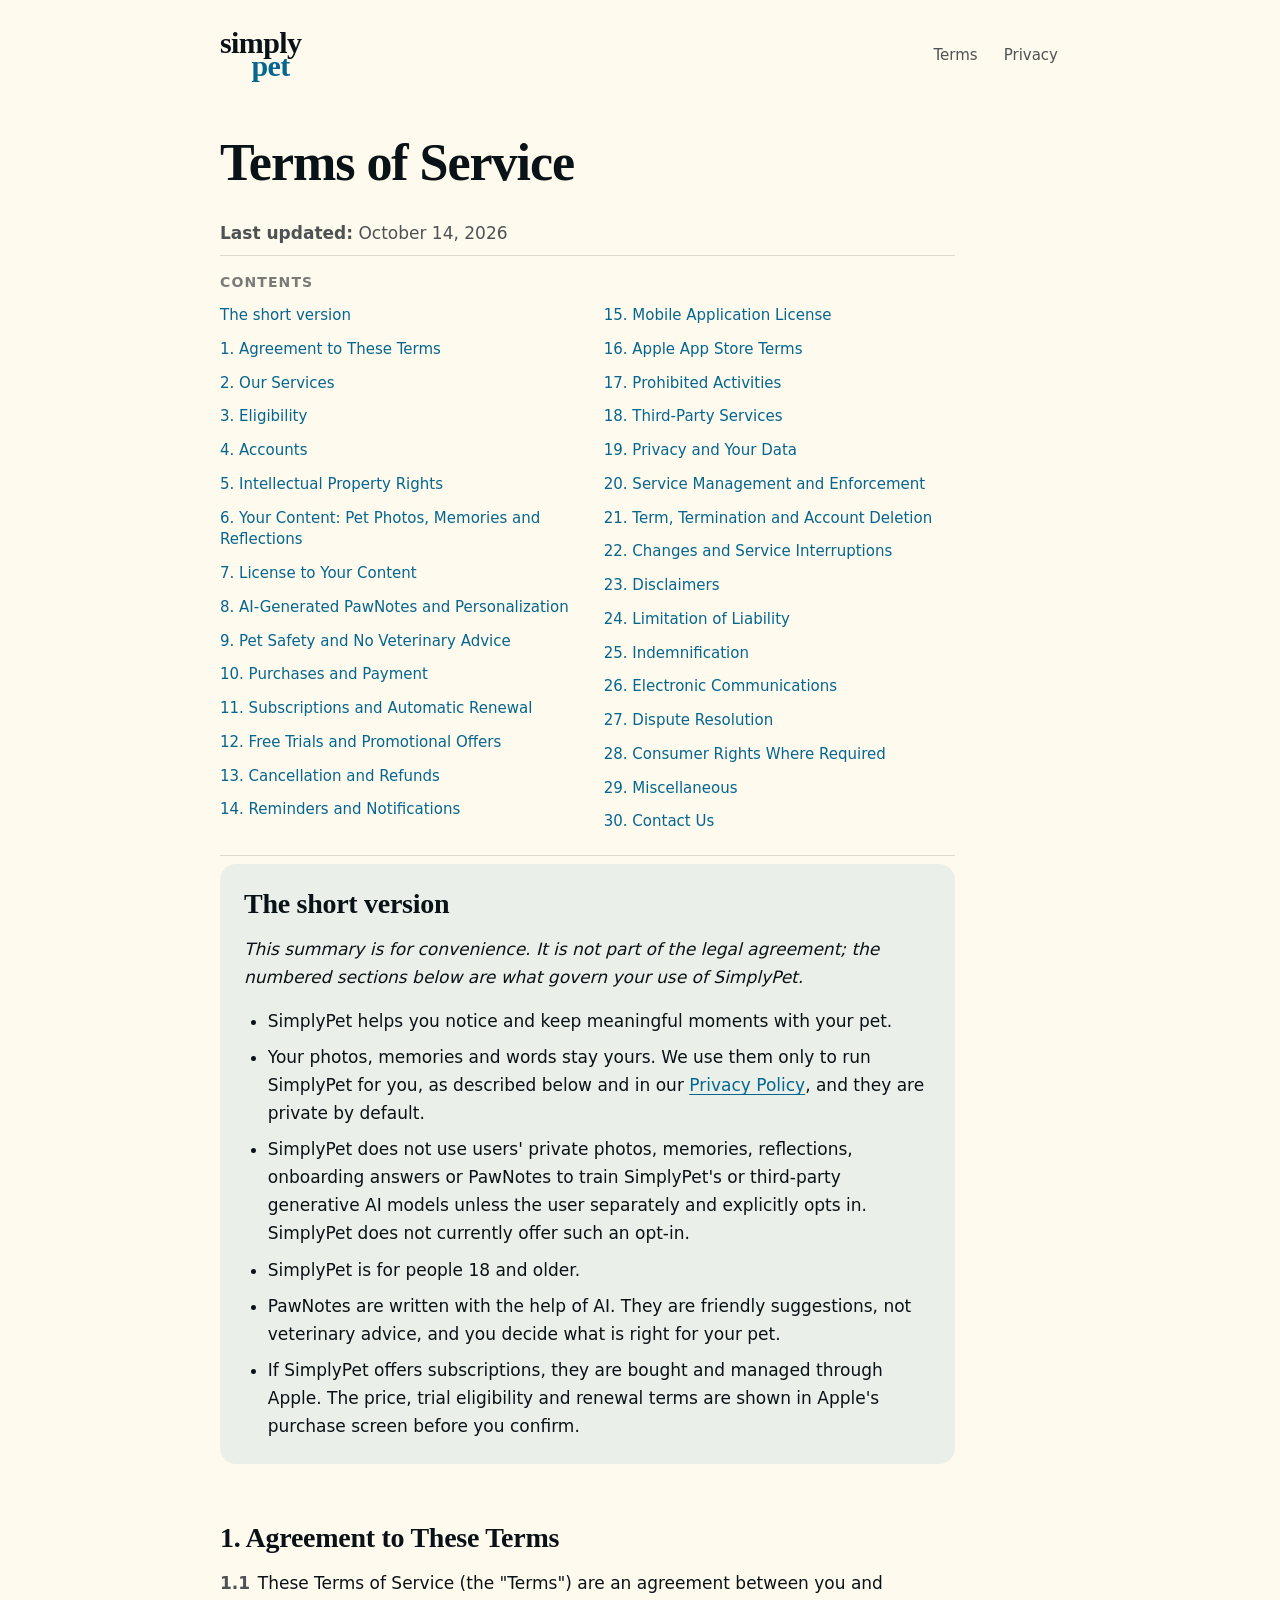
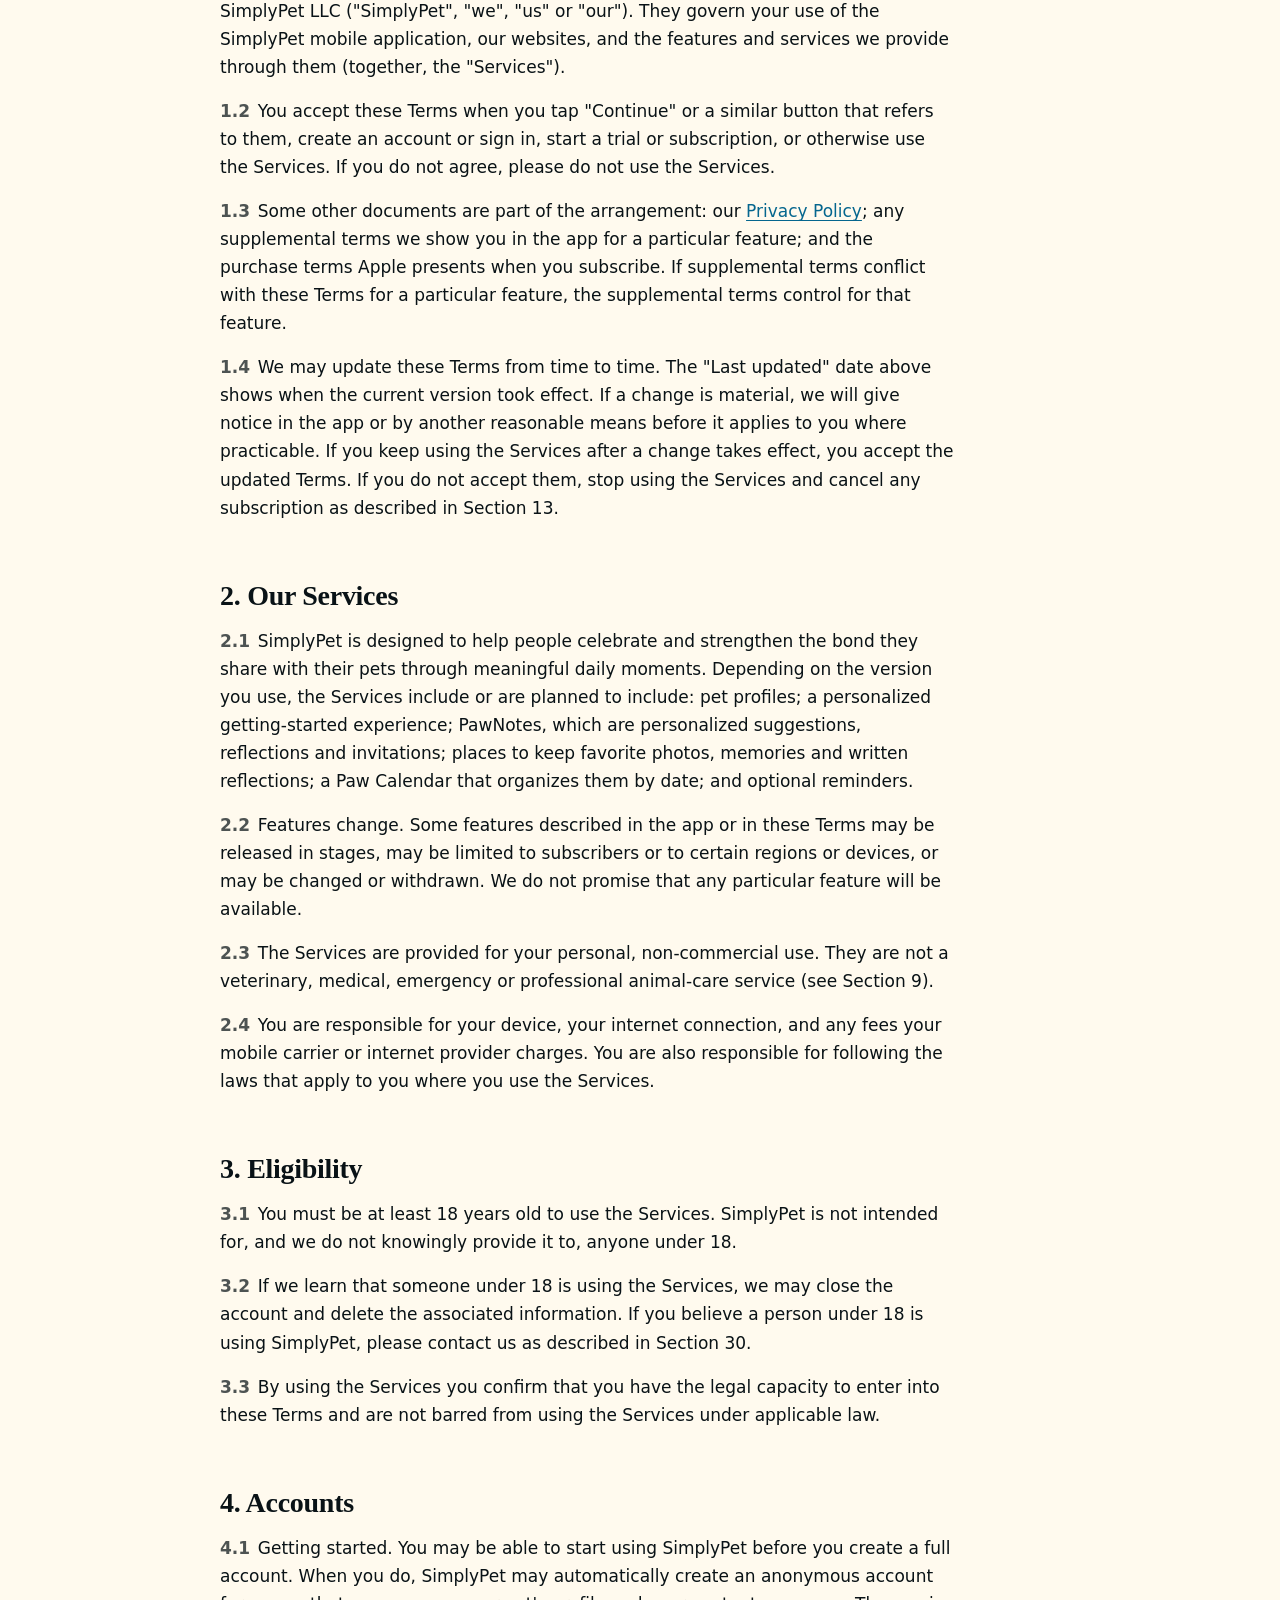
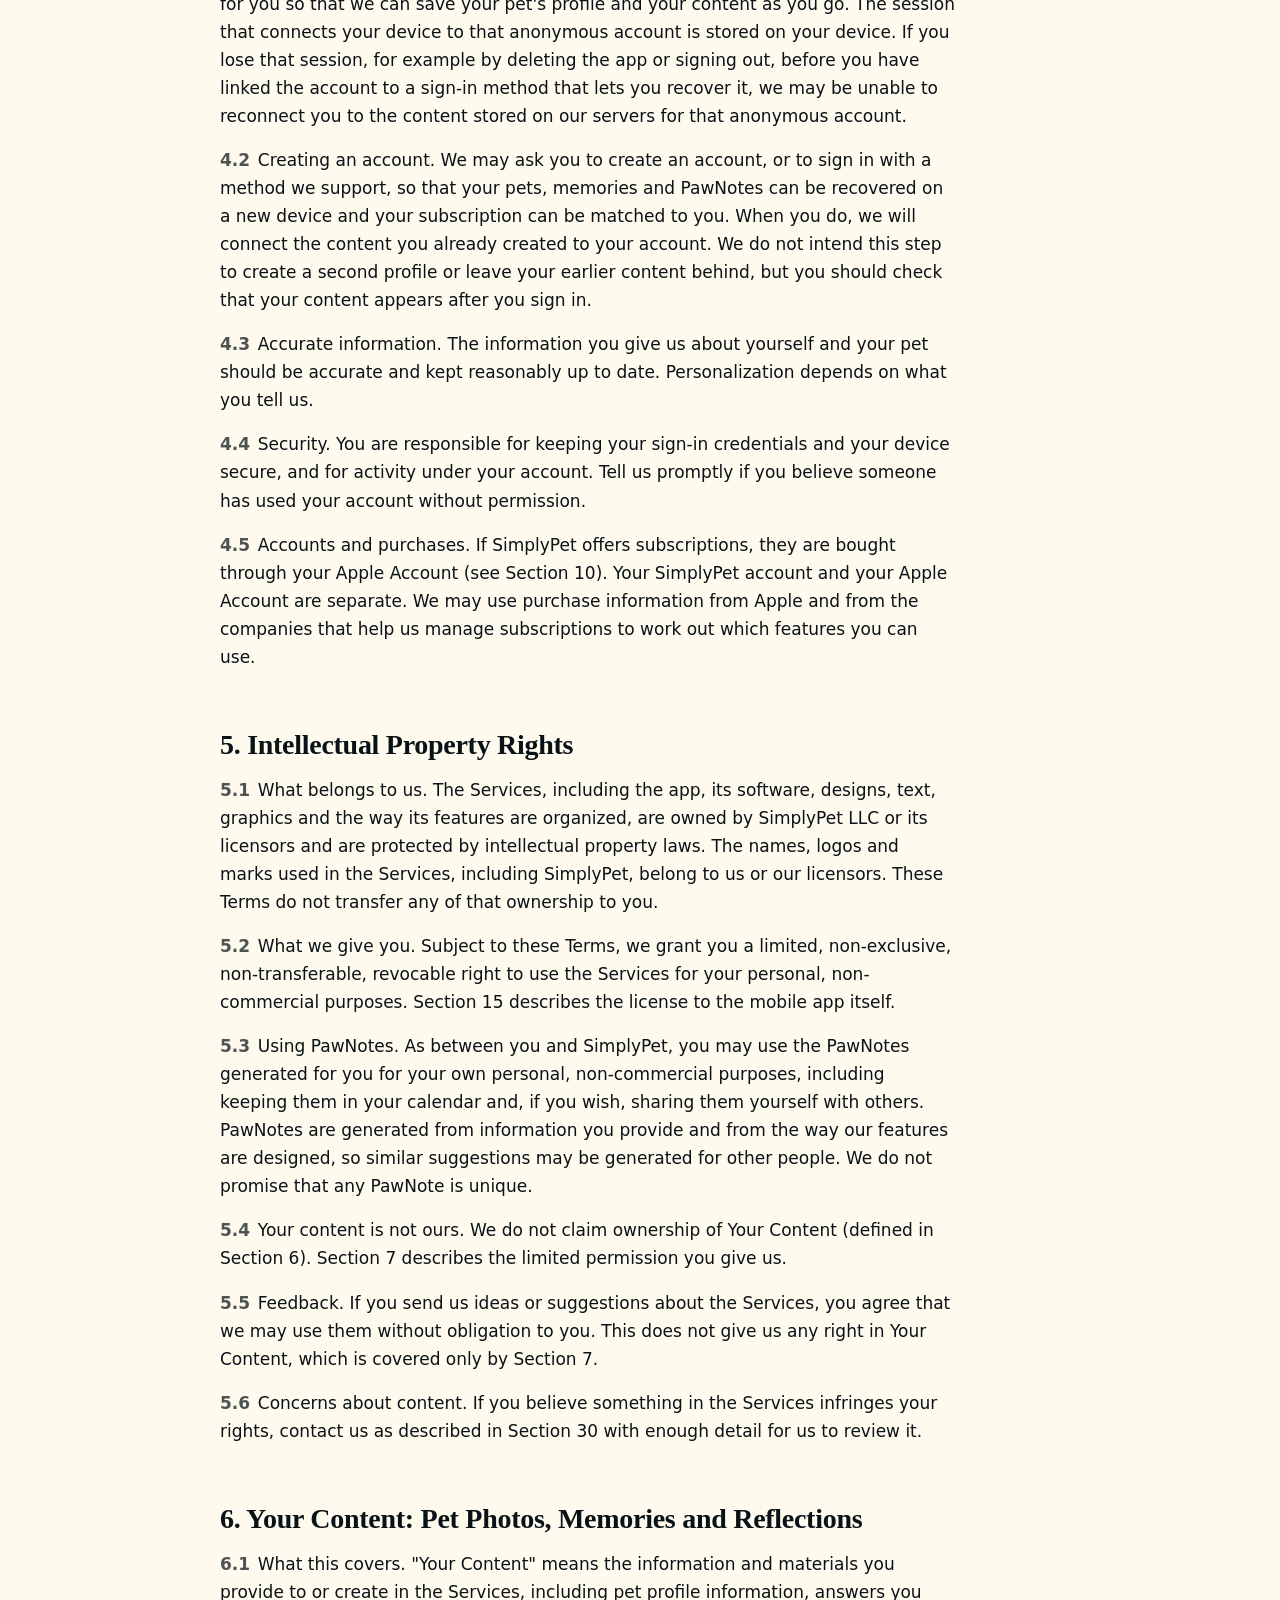
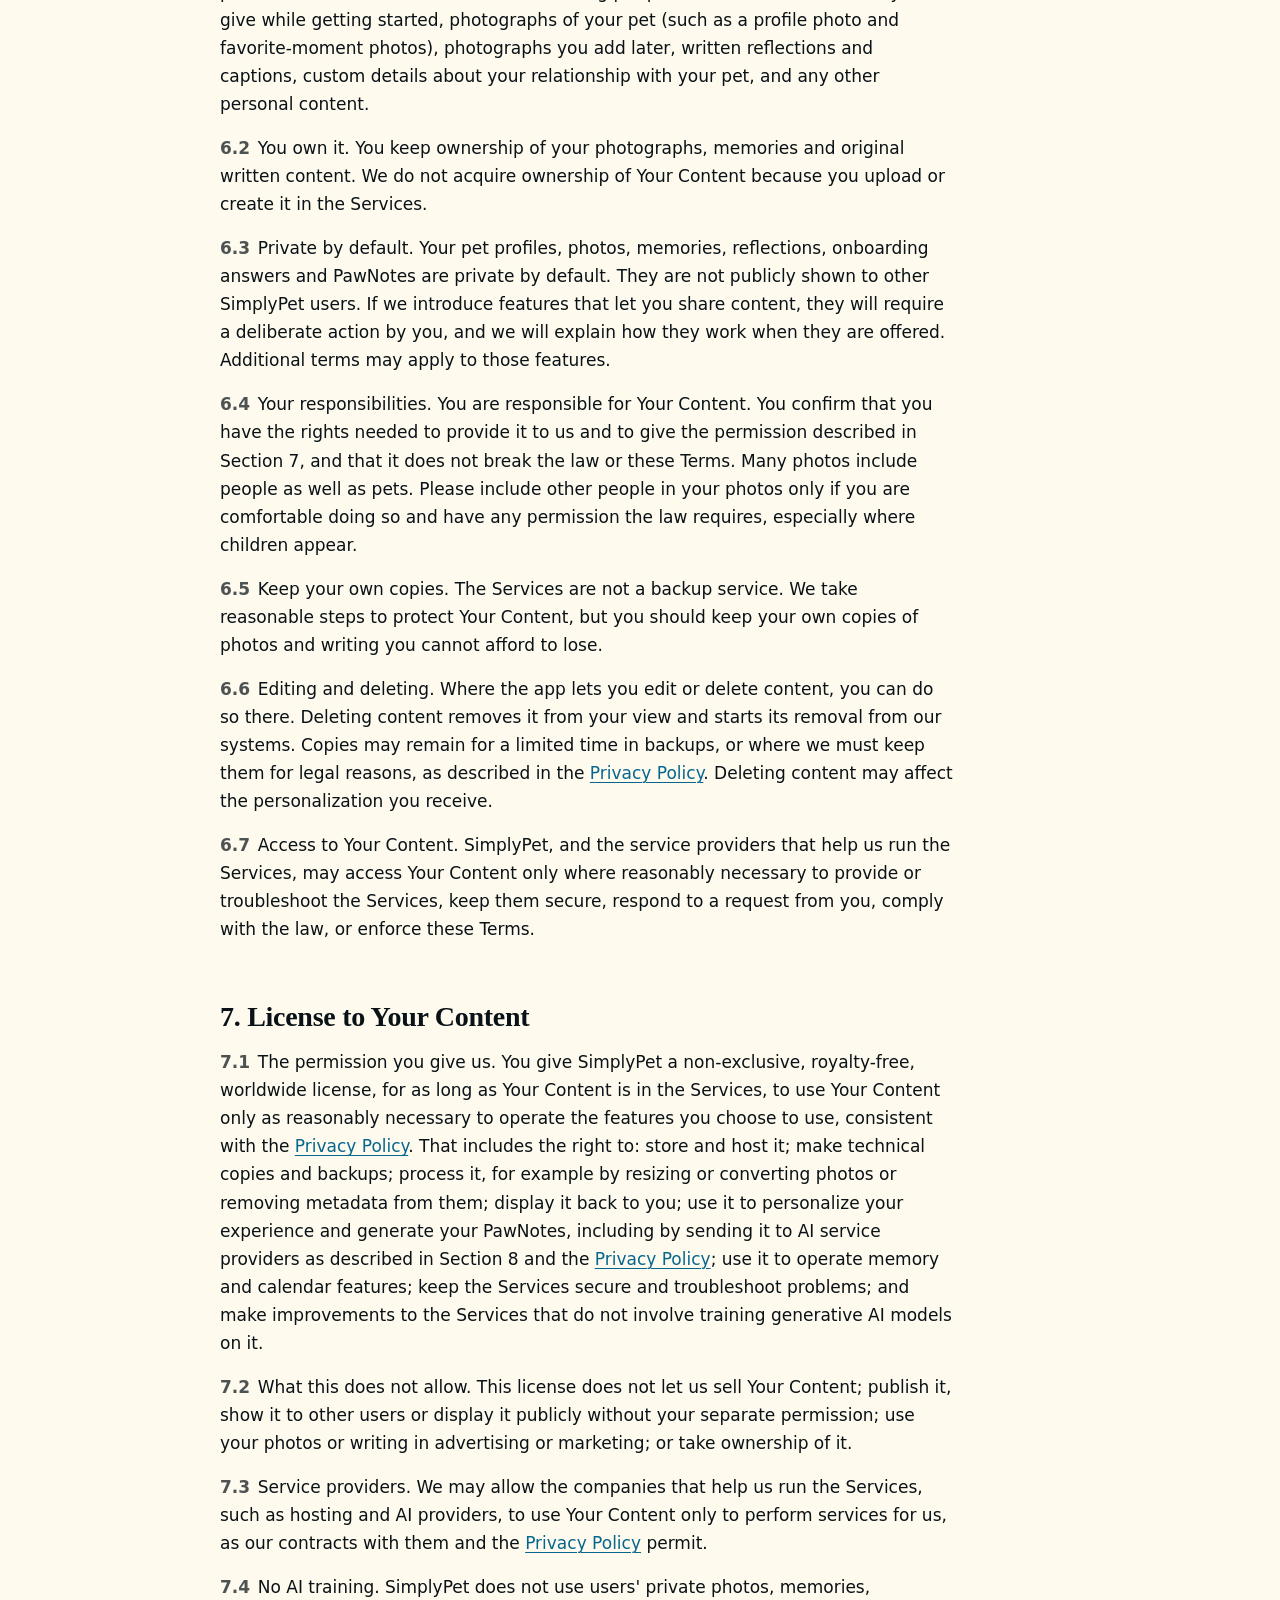
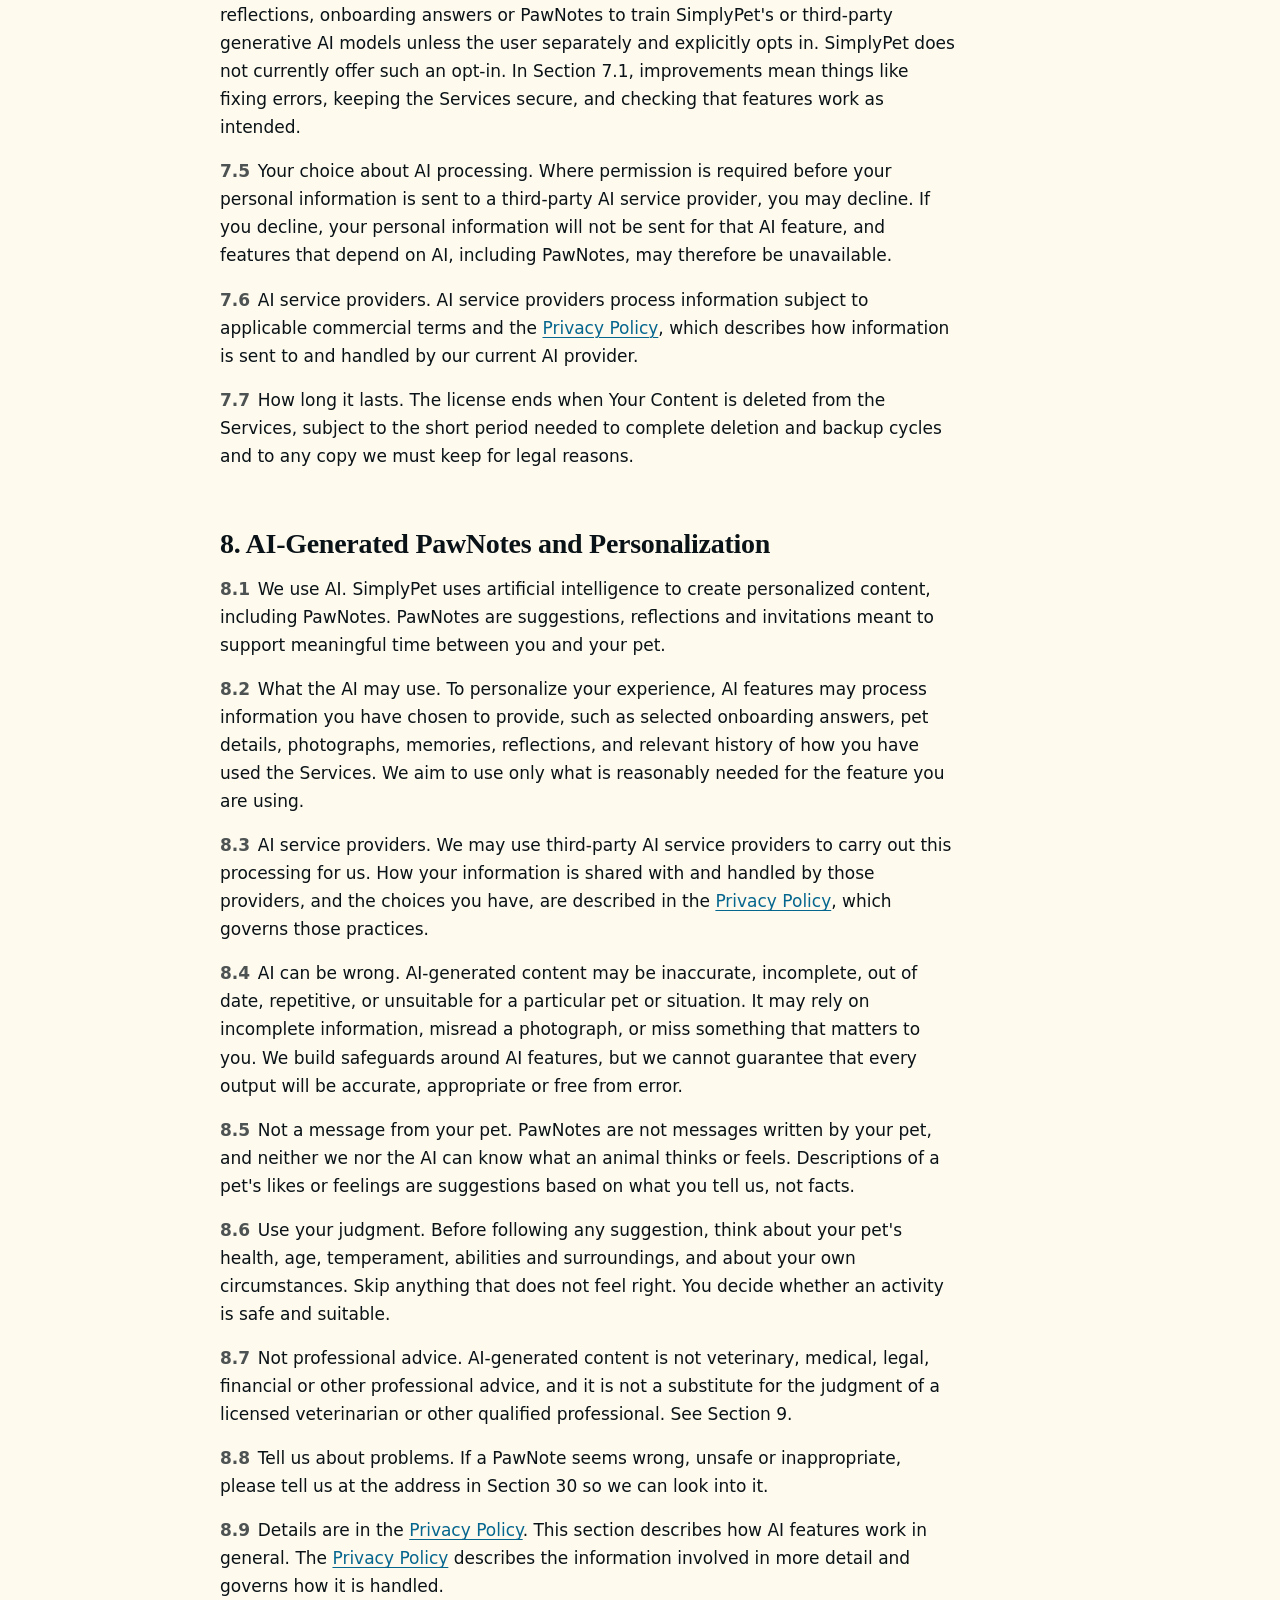
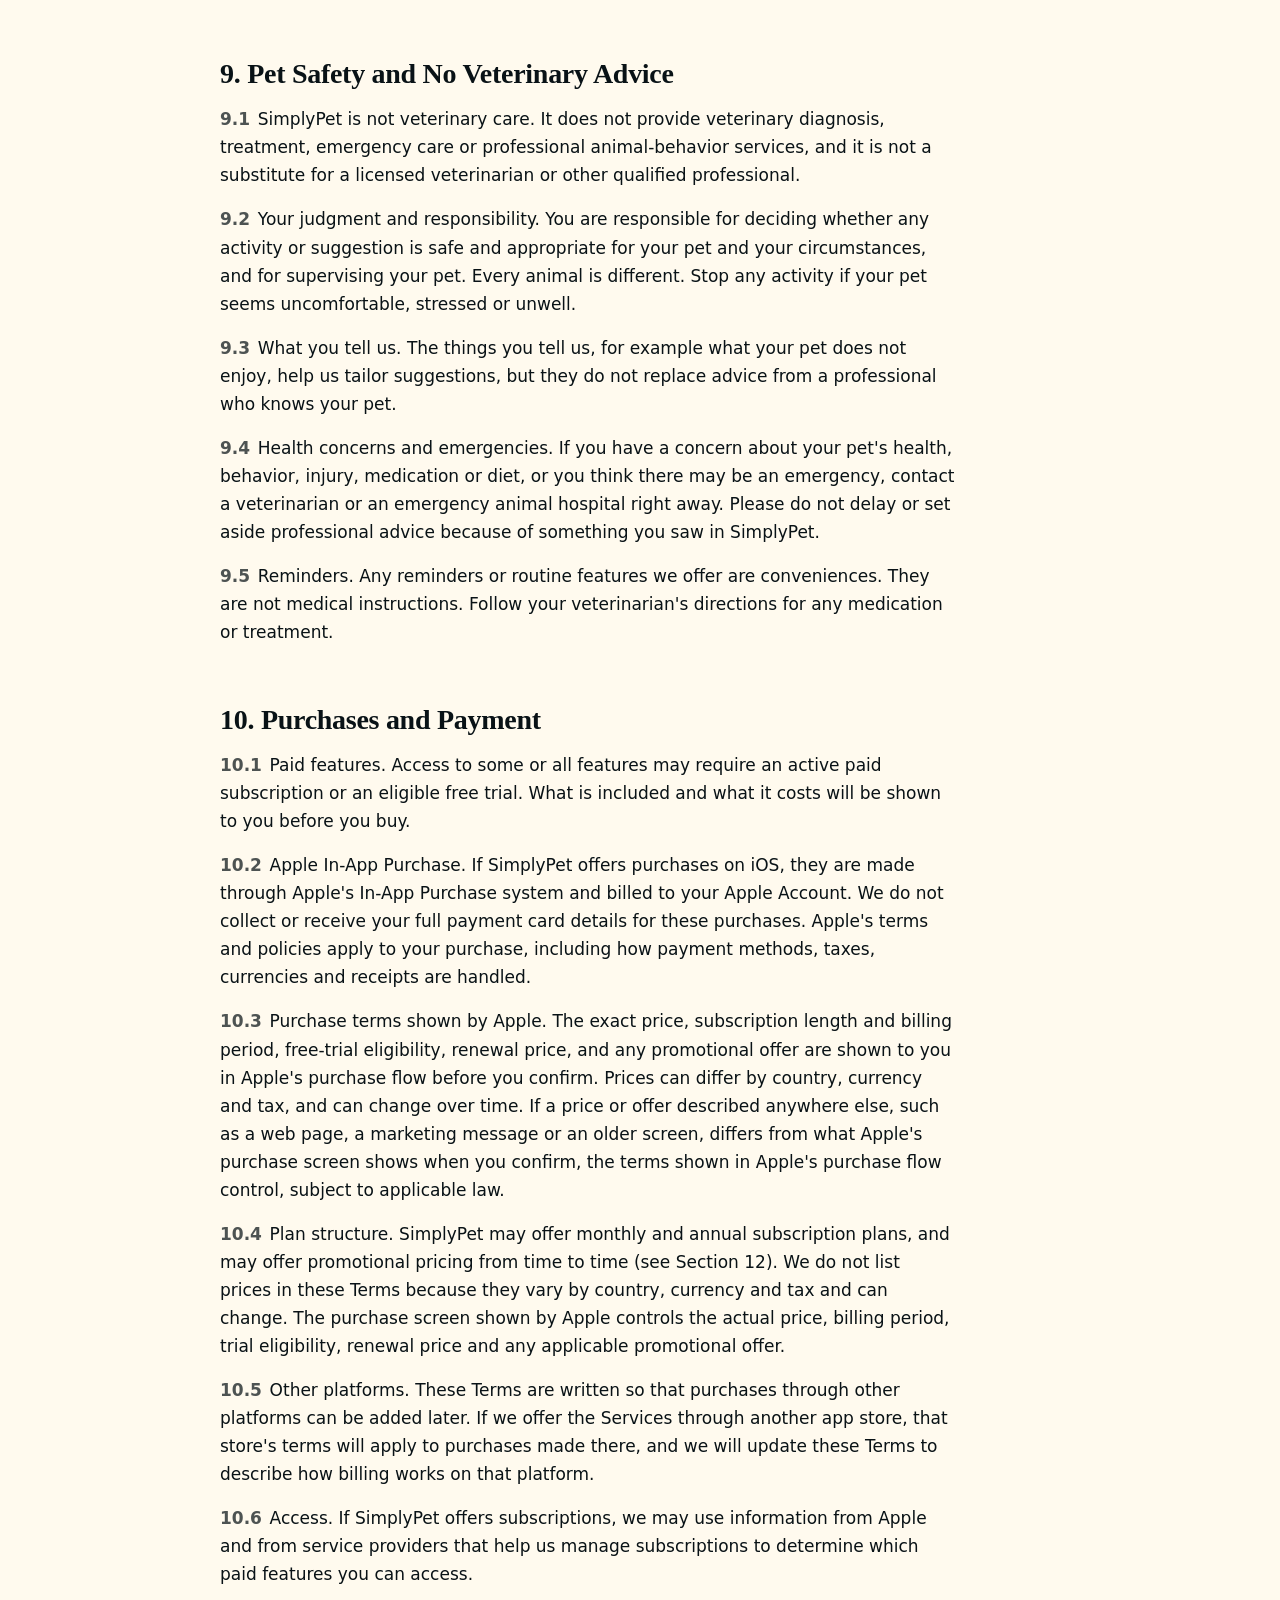
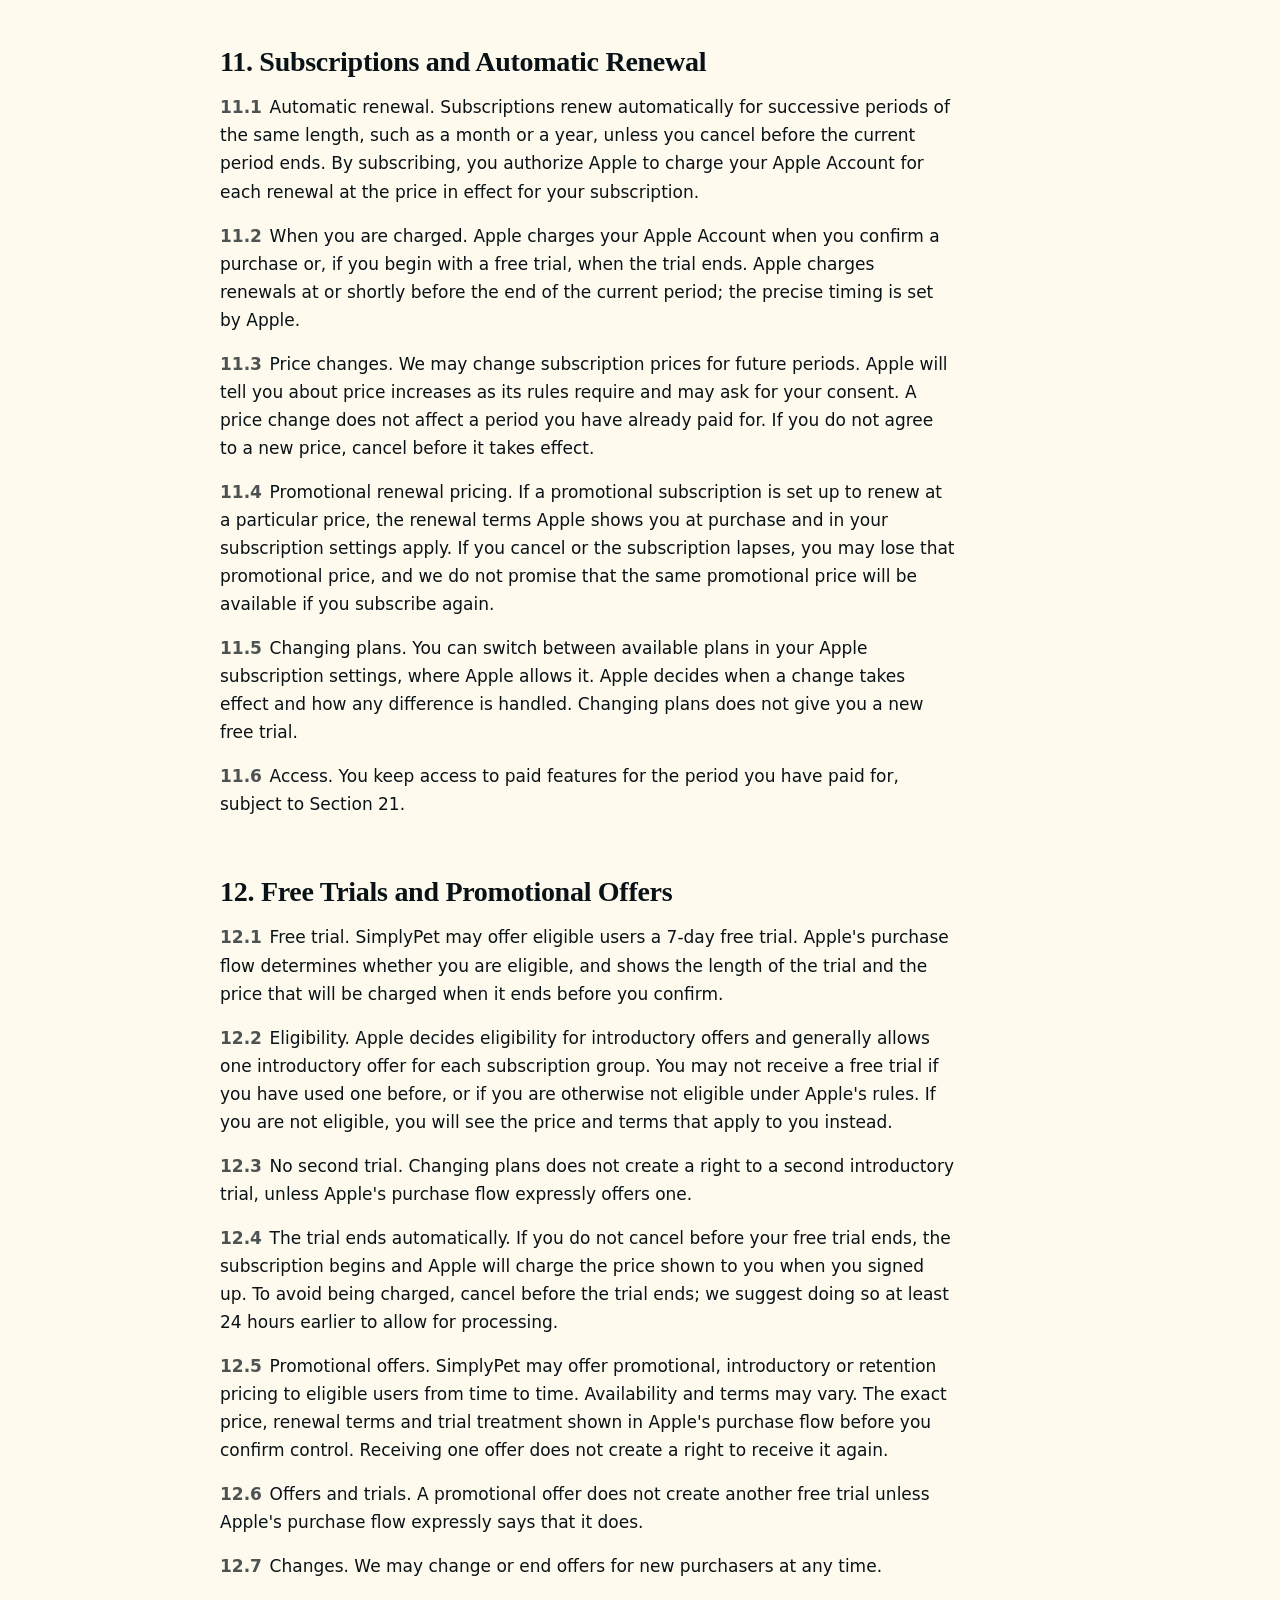
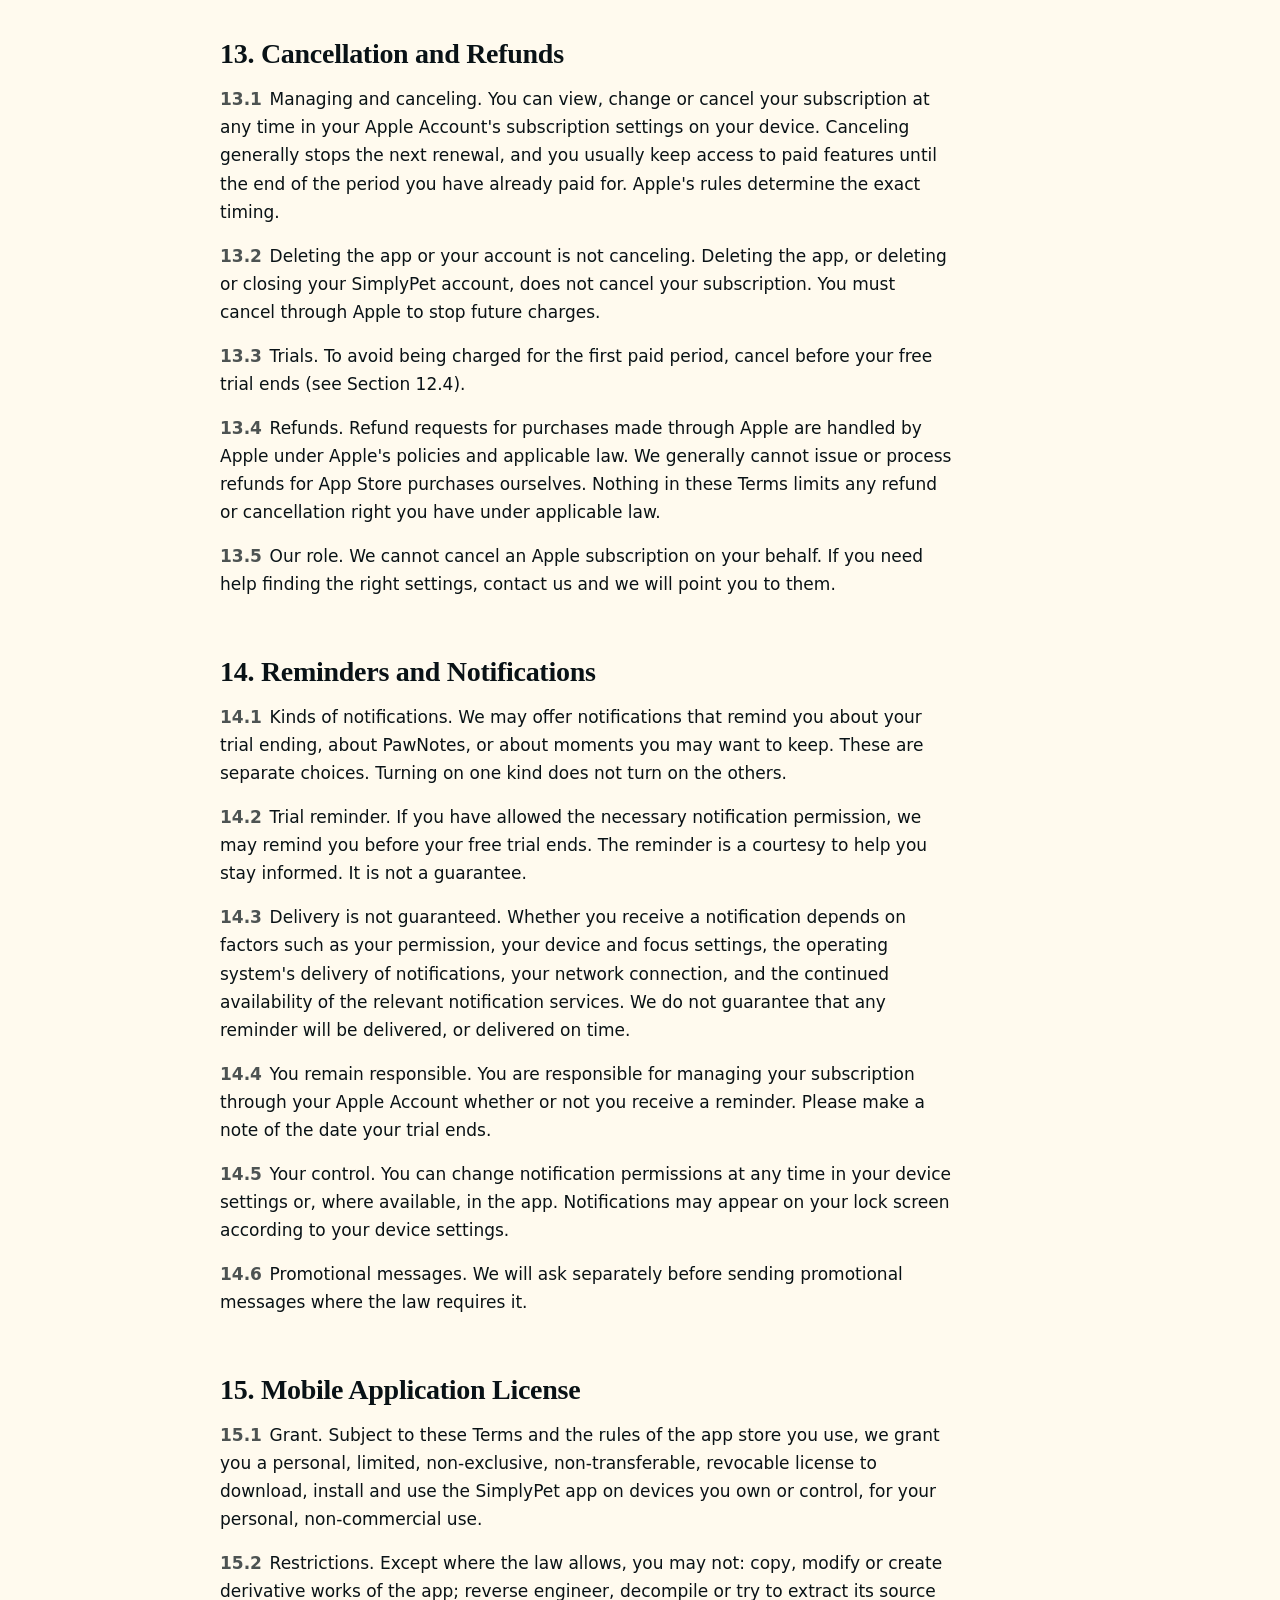
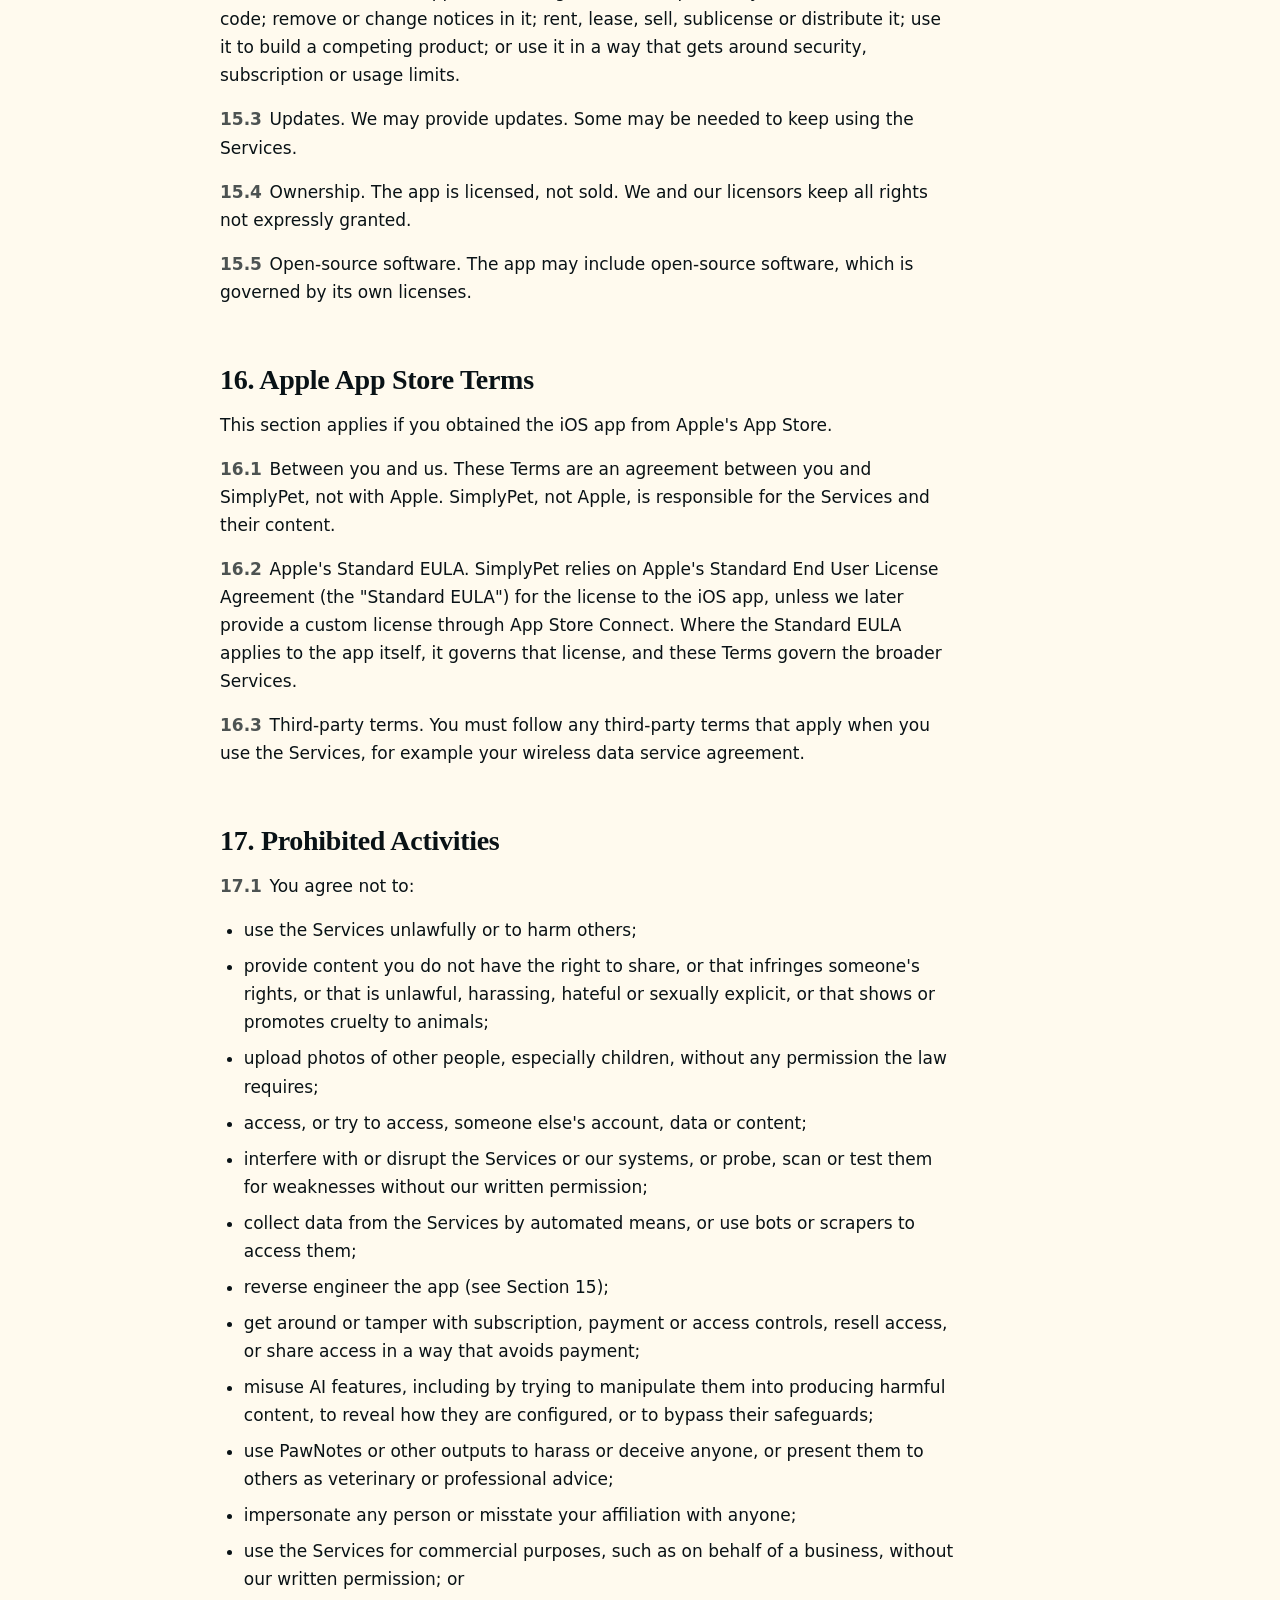
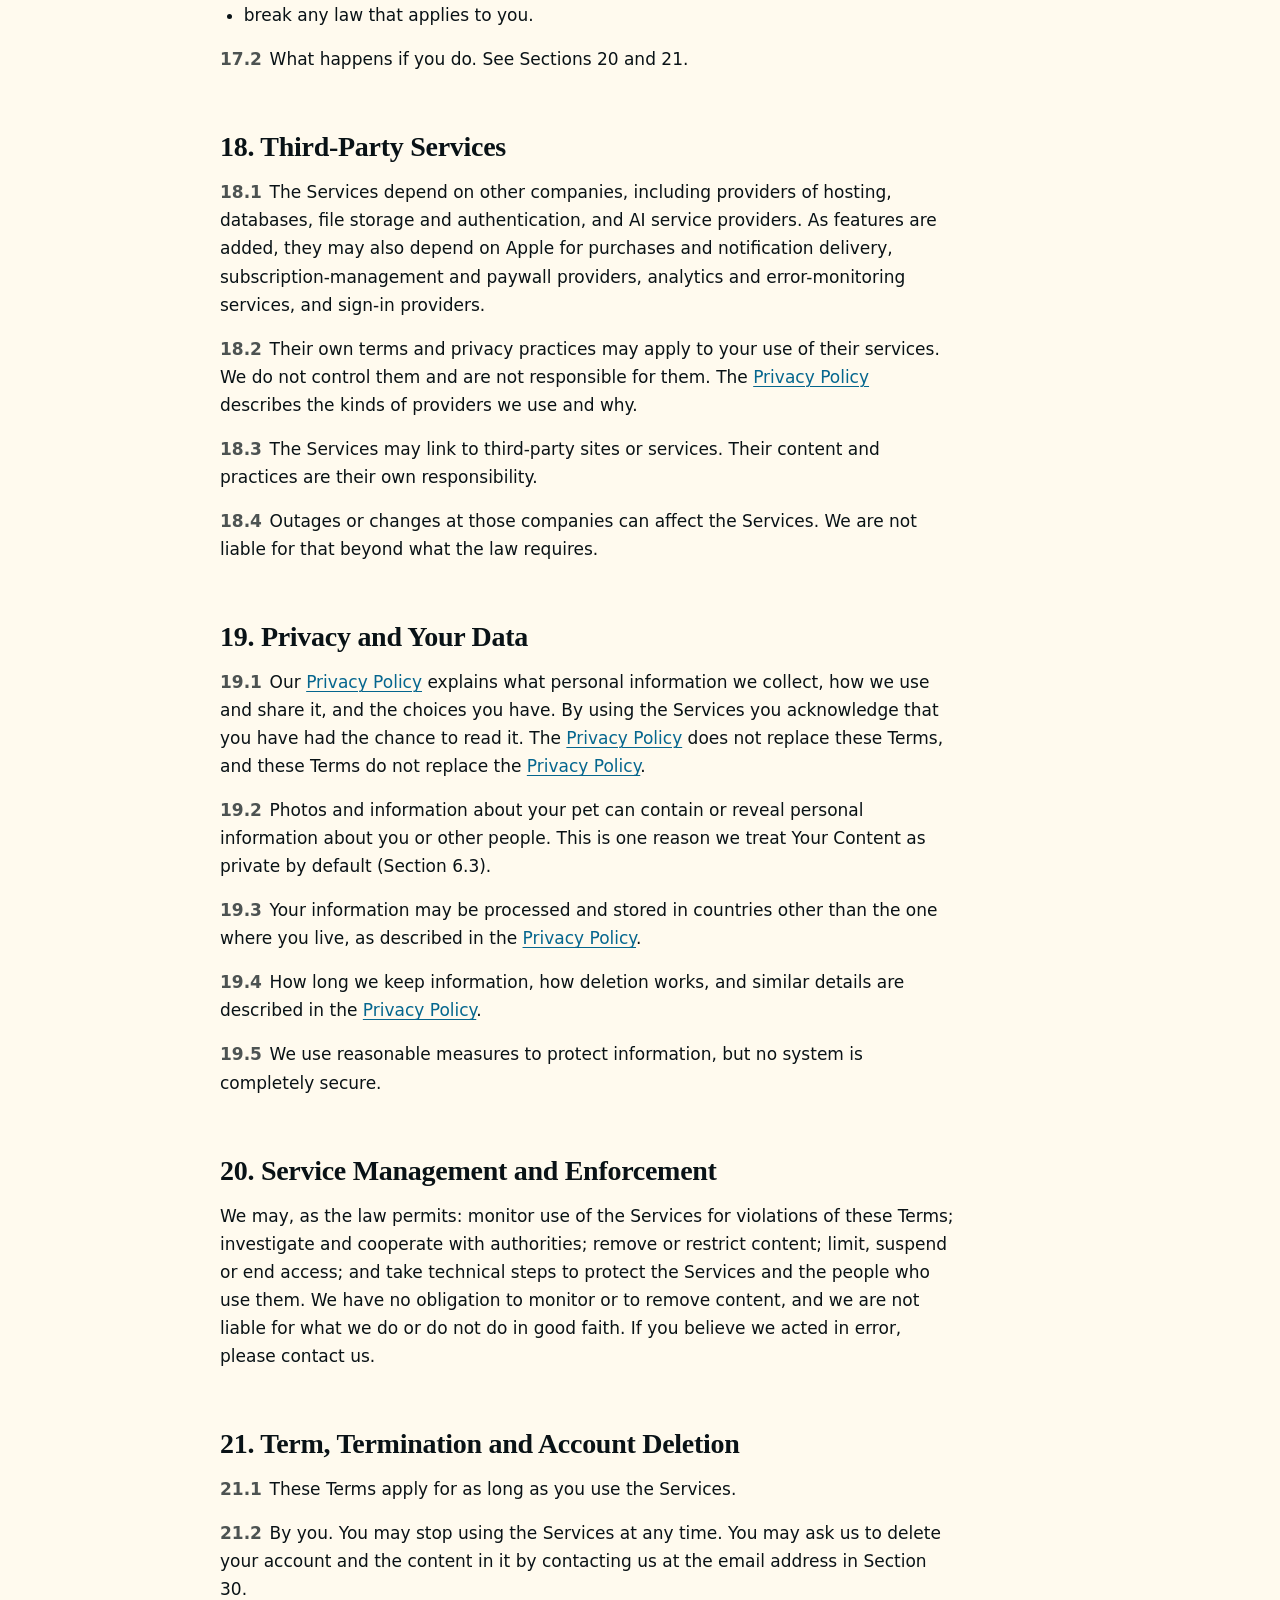
<file: terms.html>
<!doctype html>
<html lang="en">
<head>
<meta charset="utf-8">
<meta name="viewport" content="width=device-width, initial-scale=1">
<title>Terms of Service · SimplyPet</title>
<meta name="description" content="The terms that govern your use of SimplyPet.">
<meta name="theme-color" content="#FFFAEE">
<link rel="canonical" href="https://simplypet.github.io/legal/terms.html">
<link rel="icon" href="assets/favicon.png" type="image/png">
<link rel="stylesheet" href="assets/legal.css">

</head>
<body>
<a class="skip" href="#main">Skip to content</a>

<header class="site-header">
  <a class="wordmark" href="index.html" aria-label="SimplyPet home"><span class="w-simply">simply</span><span class="w-pet">pet</span></a>
  <nav aria-label="Legal"><a href="terms.html">Terms</a><a href="privacy.html">Privacy</a></nav>
</header>
<main id="main" class="legal" tabindex="-1">
  <h1>Terms of Service</h1>
  <p class="stamp"><strong>Last updated:</strong> October 14, 2026</p>

  <nav class="toc" aria-labelledby="toc-title">
    <h2 id="toc-title" class="toc-title">Contents</h2>
    <ol>
<li><a href="#short-version">The short version</a></li>
<li><a href="#agreement-to-these-terms">1. Agreement to These Terms</a></li>
<li><a href="#our-services">2. Our Services</a></li>
<li><a href="#eligibility">3. Eligibility</a></li>
<li><a href="#accounts">4. Accounts</a></li>
<li><a href="#intellectual-property-rights">5. Intellectual Property Rights</a></li>
<li><a href="#your-content-pet-photos-memories-and-reflections">6. Your Content: Pet Photos, Memories and Reflections</a></li>
<li><a href="#license-to-your-content">7. License to Your Content</a></li>
<li><a href="#ai-generated-pawnotes-and-personalization">8. AI-Generated PawNotes and Personalization</a></li>
<li><a href="#pet-safety-and-no-veterinary-advice">9. Pet Safety and No Veterinary Advice</a></li>
<li><a href="#purchases-and-payment">10. Purchases and Payment</a></li>
<li><a href="#subscriptions-and-automatic-renewal">11. Subscriptions and Automatic Renewal</a></li>
<li><a href="#free-trials-and-promotional-offers">12. Free Trials and Promotional Offers</a></li>
<li><a href="#cancellation-and-refunds">13. Cancellation and Refunds</a></li>
<li><a href="#reminders-and-notifications">14. Reminders and Notifications</a></li>
<li><a href="#mobile-application-license">15. Mobile Application License</a></li>
<li><a href="#apple-app-store-terms">16. Apple App Store Terms</a></li>
<li><a href="#prohibited-activities">17. Prohibited Activities</a></li>
<li><a href="#third-party-services">18. Third-Party Services</a></li>
<li><a href="#privacy-and-your-data">19. Privacy and Your Data</a></li>
<li><a href="#service-management-and-enforcement">20. Service Management and Enforcement</a></li>
<li><a href="#term-termination-and-account-deletion">21. Term, Termination and Account Deletion</a></li>
<li><a href="#changes-and-service-interruptions">22. Changes and Service Interruptions</a></li>
<li><a href="#disclaimers">23. Disclaimers</a></li>
<li><a href="#limitation-of-liability">24. Limitation of Liability</a></li>
<li><a href="#indemnification">25. Indemnification</a></li>
<li><a href="#electronic-communications">26. Electronic Communications</a></li>
<li><a href="#dispute-resolution">27. Dispute Resolution</a></li>
<li><a href="#consumer-rights-where-required">28. Consumer Rights Where Required</a></li>
<li><a href="#miscellaneous">29. Miscellaneous</a></li>
<li><a href="#contact-us">30. Contact Us</a></li>
    </ol>
  </nav>
  <div class="prose">
<section class="summary" aria-labelledby="short-version">
<h2 id="short-version">The short version</h2>
<p><em>This summary is for convenience. It is not part of the legal agreement; the numbered sections below are what govern your use of SimplyPet.</em></p>
<ul>
<li>SimplyPet helps you notice and keep meaningful moments with your pet.</li>
<li>Your photos, memories and words stay yours. We use them only to run SimplyPet for you, as described below and in our <a href="privacy.html">Privacy Policy</a>, and they are private by default.</li>
<li>SimplyPet does not use users' private photos, memories, reflections, onboarding answers or PawNotes to train SimplyPet's or third-party generative AI models unless the user separately and explicitly opts in. SimplyPet does not currently offer such an opt-in.</li>
<li>SimplyPet is for people 18 and older.</li>
<li>PawNotes are written with the help of AI. They are friendly suggestions, not veterinary advice, and you decide what is right for your pet.</li>
<li>If SimplyPet offers subscriptions, they are bought and managed through Apple. The price, trial eligibility and renewal terms are shown in Apple's purchase screen before you confirm.</li>
</ul>
</section>
<h2 id="agreement-to-these-terms">1. Agreement to These Terms</h2>
<p><span class="num">1.1</span>These Terms of Service (the "Terms") are an agreement between you and SimplyPet LLC ("SimplyPet", "we", "us" or "our"). They govern your use of the SimplyPet mobile application, our websites, and the features and services we provide through them (together, the "Services").</p>
<p><span class="num">1.2</span>You accept these Terms when you tap "Continue" or a similar button that refers to them, create an account or sign in, start a trial or subscription, or otherwise use the Services. If you do not agree, please do not use the Services.</p>
<p><span class="num">1.3</span>Some other documents are part of the arrangement: our <a href="privacy.html">Privacy Policy</a>; any supplemental terms we show you in the app for a particular feature; and the purchase terms Apple presents when you subscribe. If supplemental terms conflict with these Terms for a particular feature, the supplemental terms control for that feature.</p>
<p><span class="num">1.4</span>We may update these Terms from time to time. The "Last updated" date above shows when the current version took effect. If a change is material, we will give notice in the app or by another reasonable means before it applies to you where practicable. If you keep using the Services after a change takes effect, you accept the updated Terms. If you do not accept them, stop using the Services and cancel any subscription as described in Section 13.</p>
<h2 id="our-services">2. Our Services</h2>
<p><span class="num">2.1</span>SimplyPet is designed to help people celebrate and strengthen the bond they share with their pets through meaningful daily moments. Depending on the version you use, the Services include or are planned to include: pet profiles; a personalized getting-started experience; PawNotes, which are personalized suggestions, reflections and invitations; places to keep favorite photos, memories and written reflections; a Paw Calendar that organizes them by date; and optional reminders.</p>
<p><span class="num">2.2</span>Features change. Some features described in the app or in these Terms may be released in stages, may be limited to subscribers or to certain regions or devices, or may be changed or withdrawn. We do not promise that any particular feature will be available.</p>
<p><span class="num">2.3</span>The Services are provided for your personal, non-commercial use. They are not a veterinary, medical, emergency or professional animal-care service (see Section 9).</p>
<p><span class="num">2.4</span>You are responsible for your device, your internet connection, and any fees your mobile carrier or internet provider charges. You are also responsible for following the laws that apply to you where you use the Services.</p>
<h2 id="eligibility">3. Eligibility</h2>
<p><span class="num">3.1</span>You must be at least 18 years old to use the Services. SimplyPet is not intended for, and we do not knowingly provide it to, anyone under 18.</p>
<p><span class="num">3.2</span>If we learn that someone under 18 is using the Services, we may close the account and delete the associated information. If you believe a person under 18 is using SimplyPet, please contact us as described in Section 30.</p>
<p><span class="num">3.3</span>By using the Services you confirm that you have the legal capacity to enter into these Terms and are not barred from using the Services under applicable law.</p>
<h2 id="accounts">4. Accounts</h2>
<p><span class="num">4.1</span>Getting started. You may be able to start using SimplyPet before you create a full account. When you do, SimplyPet may automatically create an anonymous account for you so that we can save your pet's profile and your content as you go. The session that connects your device to that anonymous account is stored on your device. If you lose that session, for example by deleting the app or signing out, before you have linked the account to a sign-in method that lets you recover it, we may be unable to reconnect you to the content stored on our servers for that anonymous account.</p>
<p><span class="num">4.2</span>Creating an account. We may ask you to create an account, or to sign in with a method we support, so that your pets, memories and PawNotes can be recovered on a new device and your subscription can be matched to you. When you do, we will connect the content you already created to your account. We do not intend this step to create a second profile or leave your earlier content behind, but you should check that your content appears after you sign in.</p>
<p><span class="num">4.3</span>Accurate information. The information you give us about yourself and your pet should be accurate and kept reasonably up to date. Personalization depends on what you tell us.</p>
<p><span class="num">4.4</span>Security. You are responsible for keeping your sign-in credentials and your device secure, and for activity under your account. Tell us promptly if you believe someone has used your account without permission.</p>
<p><span class="num">4.5</span>Accounts and purchases. If SimplyPet offers subscriptions, they are bought through your Apple Account (see Section 10). Your SimplyPet account and your Apple Account are separate. We may use purchase information from Apple and from the companies that help us manage subscriptions to work out which features you can use.</p>
<h2 id="intellectual-property-rights">5. Intellectual Property Rights</h2>
<p><span class="num">5.1</span>What belongs to us. The Services, including the app, its software, designs, text, graphics and the way its features are organized, are owned by SimplyPet LLC or its licensors and are protected by intellectual property laws. The names, logos and marks used in the Services, including SimplyPet, belong to us or our licensors. These Terms do not transfer any of that ownership to you.</p>
<p><span class="num">5.2</span>What we give you. Subject to these Terms, we grant you a limited, non-exclusive, non-transferable, revocable right to use the Services for your personal, non-commercial purposes. Section 15 describes the license to the mobile app itself.</p>
<p><span class="num">5.3</span>Using PawNotes. As between you and SimplyPet, you may use the PawNotes generated for you for your own personal, non-commercial purposes, including keeping them in your calendar and, if you wish, sharing them yourself with others. PawNotes are generated from information you provide and from the way our features are designed, so similar suggestions may be generated for other people. We do not promise that any PawNote is unique.</p>
<p><span class="num">5.4</span>Your content is not ours. We do not claim ownership of Your Content (defined in Section 6). Section 7 describes the limited permission you give us.</p>
<p><span class="num">5.5</span>Feedback. If you send us ideas or suggestions about the Services, you agree that we may use them without obligation to you. This does not give us any right in Your Content, which is covered only by Section 7.</p>
<p><span class="num">5.6</span>Concerns about content. If you believe something in the Services infringes your rights, contact us as described in Section 30 with enough detail for us to review it.</p>
<h2 id="your-content-pet-photos-memories-and-reflections">6. Your Content: Pet Photos, Memories and Reflections</h2>
<p><span class="num">6.1</span>What this covers. "Your Content" means the information and materials you provide to or create in the Services, including pet profile information, answers you give while getting started, photographs of your pet (such as a profile photo and favorite-moment photos), photographs you add later, written reflections and captions, custom details about your relationship with your pet, and any other personal content.</p>
<p><span class="num">6.2</span>You own it. You keep ownership of your photographs, memories and original written content. We do not acquire ownership of Your Content because you upload or create it in the Services.</p>
<p><span class="num">6.3</span>Private by default. Your pet profiles, photos, memories, reflections, onboarding answers and PawNotes are private by default. They are not publicly shown to other SimplyPet users. If we introduce features that let you share content, they will require a deliberate action by you, and we will explain how they work when they are offered. Additional terms may apply to those features.</p>
<p><span class="num">6.4</span>Your responsibilities. You are responsible for Your Content. You confirm that you have the rights needed to provide it to us and to give the permission described in Section 7, and that it does not break the law or these Terms. Many photos include people as well as pets. Please include other people in your photos only if you are comfortable doing so and have any permission the law requires, especially where children appear.</p>
<p><span class="num">6.5</span>Keep your own copies. The Services are not a backup service. We take reasonable steps to protect Your Content, but you should keep your own copies of photos and writing you cannot afford to lose.</p>
<p><span class="num">6.6</span>Editing and deleting. Where the app lets you edit or delete content, you can do so there. Deleting content removes it from your view and starts its removal from our systems. Copies may remain for a limited time in backups, or where we must keep them for legal reasons, as described in the <a href="privacy.html">Privacy Policy</a>. Deleting content may affect the personalization you receive.</p>
<p><span class="num">6.7</span>Access to Your Content. SimplyPet, and the service providers that help us run the Services, may access Your Content only where reasonably necessary to provide or troubleshoot the Services, keep them secure, respond to a request from you, comply with the law, or enforce these Terms.</p>
<h2 id="license-to-your-content">7. License to Your Content</h2>
<p><span class="num">7.1</span>The permission you give us. You give SimplyPet a non-exclusive, royalty-free, worldwide license, for as long as Your Content is in the Services, to use Your Content only as reasonably necessary to operate the features you choose to use, consistent with the <a href="privacy.html">Privacy Policy</a>. That includes the right to: store and host it; make technical copies and backups; process it, for example by resizing or converting photos or removing metadata from them; display it back to you; use it to personalize your experience and generate your PawNotes, including by sending it to AI service providers as described in Section 8 and the <a href="privacy.html">Privacy Policy</a>; use it to operate memory and calendar features; keep the Services secure and troubleshoot problems; and make improvements to the Services that do not involve training generative AI models on it.</p>
<p><span class="num">7.2</span>What this does not allow. This license does not let us sell Your Content; publish it, show it to other users or display it publicly without your separate permission; use your photos or writing in advertising or marketing; or take ownership of it.</p>
<p><span class="num">7.3</span>Service providers. We may allow the companies that help us run the Services, such as hosting and AI providers, to use Your Content only to perform services for us, as our contracts with them and the <a href="privacy.html">Privacy Policy</a> permit.</p>
<p><span class="num">7.4</span>No AI training. SimplyPet does not use users' private photos, memories, reflections, onboarding answers or PawNotes to train SimplyPet's or third-party generative AI models unless the user separately and explicitly opts in. SimplyPet does not currently offer such an opt-in. In Section 7.1, improvements mean things like fixing errors, keeping the Services secure, and checking that features work as intended.</p>
<p><span class="num">7.5</span>Your choice about AI processing. Where permission is required before your personal information is sent to a third-party AI service provider, you may decline. If you decline, your personal information will not be sent for that AI feature, and features that depend on AI, including PawNotes, may therefore be unavailable.</p>
<p><span class="num">7.6</span>AI service providers. AI service providers process information subject to applicable commercial terms and the <a href="privacy.html">Privacy Policy</a>, which describes how information is sent to and handled by our current AI provider.</p>
<p><span class="num">7.7</span>How long it lasts. The license ends when Your Content is deleted from the Services, subject to the short period needed to complete deletion and backup cycles and to any copy we must keep for legal reasons.</p>
<h2 id="ai-generated-pawnotes-and-personalization">8. AI-Generated PawNotes and Personalization</h2>
<p><span class="num">8.1</span>We use AI. SimplyPet uses artificial intelligence to create personalized content, including PawNotes. PawNotes are suggestions, reflections and invitations meant to support meaningful time between you and your pet.</p>
<p><span class="num">8.2</span>What the AI may use. To personalize your experience, AI features may process information you have chosen to provide, such as selected onboarding answers, pet details, photographs, memories, reflections, and relevant history of how you have used the Services. We aim to use only what is reasonably needed for the feature you are using.</p>
<p><span class="num">8.3</span>AI service providers. We may use third-party AI service providers to carry out this processing for us. How your information is shared with and handled by those providers, and the choices you have, are described in the <a href="privacy.html">Privacy Policy</a>, which governs those practices.</p>
<p><span class="num">8.4</span>AI can be wrong. AI-generated content may be inaccurate, incomplete, out of date, repetitive, or unsuitable for a particular pet or situation. It may rely on incomplete information, misread a photograph, or miss something that matters to you. We build safeguards around AI features, but we cannot guarantee that every output will be accurate, appropriate or free from error.</p>
<p><span class="num">8.5</span>Not a message from your pet. PawNotes are not messages written by your pet, and neither we nor the AI can know what an animal thinks or feels. Descriptions of a pet's likes or feelings are suggestions based on what you tell us, not facts.</p>
<p><span class="num">8.6</span>Use your judgment. Before following any suggestion, think about your pet's health, age, temperament, abilities and surroundings, and about your own circumstances. Skip anything that does not feel right. You decide whether an activity is safe and suitable.</p>
<p><span class="num">8.7</span>Not professional advice. AI-generated content is not veterinary, medical, legal, financial or other professional advice, and it is not a substitute for the judgment of a licensed veterinarian or other qualified professional. See Section 9.</p>
<p><span class="num">8.8</span>Tell us about problems. If a PawNote seems wrong, unsafe or inappropriate, please tell us at the address in Section 30 so we can look into it.</p>
<p><span class="num">8.9</span>Details are in the <a href="privacy.html">Privacy Policy</a>. This section describes how AI features work in general. The <a href="privacy.html">Privacy Policy</a> describes the information involved in more detail and governs how it is handled.</p>
<h2 id="pet-safety-and-no-veterinary-advice">9. Pet Safety and No Veterinary Advice</h2>
<p><span class="num">9.1</span>SimplyPet is not veterinary care. It does not provide veterinary diagnosis, treatment, emergency care or professional animal-behavior services, and it is not a substitute for a licensed veterinarian or other qualified professional.</p>
<p><span class="num">9.2</span>Your judgment and responsibility. You are responsible for deciding whether any activity or suggestion is safe and appropriate for your pet and your circumstances, and for supervising your pet. Every animal is different. Stop any activity if your pet seems uncomfortable, stressed or unwell.</p>
<p><span class="num">9.3</span>What you tell us. The things you tell us, for example what your pet does not enjoy, help us tailor suggestions, but they do not replace advice from a professional who knows your pet.</p>
<p><span class="num">9.4</span>Health concerns and emergencies. If you have a concern about your pet's health, behavior, injury, medication or diet, or you think there may be an emergency, contact a veterinarian or an emergency animal hospital right away. Please do not delay or set aside professional advice because of something you saw in SimplyPet.</p>
<p><span class="num">9.5</span>Reminders. Any reminders or routine features we offer are conveniences. They are not medical instructions. Follow your veterinarian's directions for any medication or treatment.</p>
<h2 id="purchases-and-payment">10. Purchases and Payment</h2>
<p><span class="num">10.1</span>Paid features. Access to some or all features may require an active paid subscription or an eligible free trial. What is included and what it costs will be shown to you before you buy.</p>
<p><span class="num">10.2</span>Apple In-App Purchase. If SimplyPet offers purchases on iOS, they are made through Apple's In-App Purchase system and billed to your Apple Account. We do not collect or receive your full payment card details for these purchases. Apple's terms and policies apply to your purchase, including how payment methods, taxes, currencies and receipts are handled.</p>
<p><span class="num">10.3</span>Purchase terms shown by Apple. The exact price, subscription length and billing period, free-trial eligibility, renewal price, and any promotional offer are shown to you in Apple's purchase flow before you confirm. Prices can differ by country, currency and tax, and can change over time. If a price or offer described anywhere else, such as a web page, a marketing message or an older screen, differs from what Apple's purchase screen shows when you confirm, the terms shown in Apple's purchase flow control, subject to applicable law.</p>
<p><span class="num">10.4</span>Plan structure. SimplyPet may offer monthly and annual subscription plans, and may offer promotional pricing from time to time (see Section 12). We do not list prices in these Terms because they vary by country, currency and tax and can change. The purchase screen shown by Apple controls the actual price, billing period, trial eligibility, renewal price and any applicable promotional offer.</p>
<p><span class="num">10.5</span>Other platforms. These Terms are written so that purchases through other platforms can be added later. If we offer the Services through another app store, that store's terms will apply to purchases made there, and we will update these Terms to describe how billing works on that platform.</p>
<p><span class="num">10.6</span>Access. If SimplyPet offers subscriptions, we may use information from Apple and from service providers that help us manage subscriptions to determine which paid features you can access.</p>
<h2 id="subscriptions-and-automatic-renewal">11. Subscriptions and Automatic Renewal</h2>
<p><span class="num">11.1</span>Automatic renewal. Subscriptions renew automatically for successive periods of the same length, such as a month or a year, unless you cancel before the current period ends. By subscribing, you authorize Apple to charge your Apple Account for each renewal at the price in effect for your subscription.</p>
<p><span class="num">11.2</span>When you are charged. Apple charges your Apple Account when you confirm a purchase or, if you begin with a free trial, when the trial ends. Apple charges renewals at or shortly before the end of the current period; the precise timing is set by Apple.</p>
<p><span class="num">11.3</span>Price changes. We may change subscription prices for future periods. Apple will tell you about price increases as its rules require and may ask for your consent. A price change does not affect a period you have already paid for. If you do not agree to a new price, cancel before it takes effect.</p>
<p><span class="num">11.4</span>Promotional renewal pricing. If a promotional subscription is set up to renew at a particular price, the renewal terms Apple shows you at purchase and in your subscription settings apply. If you cancel or the subscription lapses, you may lose that promotional price, and we do not promise that the same promotional price will be available if you subscribe again.</p>
<p><span class="num">11.5</span>Changing plans. You can switch between available plans in your Apple subscription settings, where Apple allows it. Apple decides when a change takes effect and how any difference is handled. Changing plans does not give you a new free trial.</p>
<p><span class="num">11.6</span>Access. You keep access to paid features for the period you have paid for, subject to Section 21.</p>
<h2 id="free-trials-and-promotional-offers">12. Free Trials and Promotional Offers</h2>
<p><span class="num">12.1</span>Free trial. SimplyPet may offer eligible users a 7-day free trial. Apple's purchase flow determines whether you are eligible, and shows the length of the trial and the price that will be charged when it ends before you confirm.</p>
<p><span class="num">12.2</span>Eligibility. Apple decides eligibility for introductory offers and generally allows one introductory offer for each subscription group. You may not receive a free trial if you have used one before, or if you are otherwise not eligible under Apple's rules. If you are not eligible, you will see the price and terms that apply to you instead.</p>
<p><span class="num">12.3</span>No second trial. Changing plans does not create a right to a second introductory trial, unless Apple's purchase flow expressly offers one.</p>
<p><span class="num">12.4</span>The trial ends automatically. If you do not cancel before your free trial ends, the subscription begins and Apple will charge the price shown to you when you signed up. To avoid being charged, cancel before the trial ends; we suggest doing so at least 24 hours earlier to allow for processing.</p>
<p><span class="num">12.5</span>Promotional offers. SimplyPet may offer promotional, introductory or retention pricing to eligible users from time to time. Availability and terms may vary. The exact price, renewal terms and trial treatment shown in Apple's purchase flow before you confirm control. Receiving one offer does not create a right to receive it again.</p>
<p><span class="num">12.6</span>Offers and trials. A promotional offer does not create another free trial unless Apple's purchase flow expressly says that it does.</p>
<p><span class="num">12.7</span>Changes. We may change or end offers for new purchasers at any time.</p>
<h2 id="cancellation-and-refunds">13. Cancellation and Refunds</h2>
<p><span class="num">13.1</span>Managing and canceling. You can view, change or cancel your subscription at any time in your Apple Account's subscription settings on your device. Canceling generally stops the next renewal, and you usually keep access to paid features until the end of the period you have already paid for. Apple's rules determine the exact timing.</p>
<p><span class="num">13.2</span>Deleting the app or your account is not canceling. Deleting the app, or deleting or closing your SimplyPet account, does not cancel your subscription. You must cancel through Apple to stop future charges.</p>
<p><span class="num">13.3</span>Trials. To avoid being charged for the first paid period, cancel before your free trial ends (see Section 12.4).</p>
<p><span class="num">13.4</span>Refunds. Refund requests for purchases made through Apple are handled by Apple under Apple's policies and applicable law. We generally cannot issue or process refunds for App Store purchases ourselves. Nothing in these Terms limits any refund or cancellation right you have under applicable law.</p>
<p><span class="num">13.5</span>Our role. We cannot cancel an Apple subscription on your behalf. If you need help finding the right settings, contact us and we will point you to them.</p>
<h2 id="reminders-and-notifications">14. Reminders and Notifications</h2>
<p><span class="num">14.1</span>Kinds of notifications. We may offer notifications that remind you about your trial ending, about PawNotes, or about moments you may want to keep. These are separate choices. Turning on one kind does not turn on the others.</p>
<p><span class="num">14.2</span>Trial reminder. If you have allowed the necessary notification permission, we may remind you before your free trial ends. The reminder is a courtesy to help you stay informed. It is not a guarantee.</p>
<p><span class="num">14.3</span>Delivery is not guaranteed. Whether you receive a notification depends on factors such as your permission, your device and focus settings, the operating system's delivery of notifications, your network connection, and the continued availability of the relevant notification services. We do not guarantee that any reminder will be delivered, or delivered on time.</p>
<p><span class="num">14.4</span>You remain responsible. You are responsible for managing your subscription through your Apple Account whether or not you receive a reminder. Please make a note of the date your trial ends.</p>
<p><span class="num">14.5</span>Your control. You can change notification permissions at any time in your device settings or, where available, in the app. Notifications may appear on your lock screen according to your device settings.</p>
<p><span class="num">14.6</span>Promotional messages. We will ask separately before sending promotional messages where the law requires it.</p>
<h2 id="mobile-application-license">15. Mobile Application License</h2>
<p><span class="num">15.1</span>Grant. Subject to these Terms and the rules of the app store you use, we grant you a personal, limited, non-exclusive, non-transferable, revocable license to download, install and use the SimplyPet app on devices you own or control, for your personal, non-commercial use.</p>
<p><span class="num">15.2</span>Restrictions. Except where the law allows, you may not: copy, modify or create derivative works of the app; reverse engineer, decompile or try to extract its source code; remove or change notices in it; rent, lease, sell, sublicense or distribute it; use it to build a competing product; or use it in a way that gets around security, subscription or usage limits.</p>
<p><span class="num">15.3</span>Updates. We may provide updates. Some may be needed to keep using the Services.</p>
<p><span class="num">15.4</span>Ownership. The app is licensed, not sold. We and our licensors keep all rights not expressly granted.</p>
<p><span class="num">15.5</span>Open-source software. The app may include open-source software, which is governed by its own licenses.</p>
<h2 id="apple-app-store-terms">16. Apple App Store Terms</h2>
<p>This section applies if you obtained the iOS app from Apple's App Store.</p>
<p><span class="num">16.1</span>Between you and us. These Terms are an agreement between you and SimplyPet, not with Apple. SimplyPet, not Apple, is responsible for the Services and their content.</p>
<p><span class="num">16.2</span>Apple's Standard EULA. SimplyPet relies on Apple's Standard End User License Agreement (the "Standard EULA") for the license to the iOS app, unless we later provide a custom license through App Store Connect. Where the Standard EULA applies to the app itself, it governs that license, and these Terms govern the broader Services.</p>

<p><span class="num">16.3</span>Third-party terms. You must follow any third-party terms that apply when you use the Services, for example your wireless data service agreement.</p>
<h2 id="prohibited-activities">17. Prohibited Activities</h2>
<p><span class="num">17.1</span>You agree not to:</p>
<ul>
<li>use the Services unlawfully or to harm others;</li>
<li>provide content you do not have the right to share, or that infringes someone's rights, or that is unlawful, harassing, hateful or sexually explicit, or that shows or promotes cruelty to animals;</li>
<li>upload photos of other people, especially children, without any permission the law requires;</li>
<li>access, or try to access, someone else's account, data or content;</li>
<li>interfere with or disrupt the Services or our systems, or probe, scan or test them for weaknesses without our written permission;</li>
<li>collect data from the Services by automated means, or use bots or scrapers to access them;</li>
<li>reverse engineer the app (see Section 15);</li>
<li>get around or tamper with subscription, payment or access controls, resell access, or share access in a way that avoids payment;</li>
<li>misuse AI features, including by trying to manipulate them into producing harmful content, to reveal how they are configured, or to bypass their safeguards;</li>
<li>use PawNotes or other outputs to harass or deceive anyone, or present them to others as veterinary or professional advice;</li>
<li>impersonate any person or misstate your affiliation with anyone;</li>
<li>use the Services for commercial purposes, such as on behalf of a business, without our written permission; or</li>
<li>break any law that applies to you.</li>
</ul>
<p><span class="num">17.2</span>What happens if you do. See Sections 20 and 21.</p>
<h2 id="third-party-services">18. Third-Party Services</h2>
<p><span class="num">18.1</span>The Services depend on other companies, including providers of hosting, databases, file storage and authentication, and AI service providers. As features are added, they may also depend on Apple for purchases and notification delivery, subscription-management and paywall providers, analytics and error-monitoring services, and sign-in providers.</p>
<p><span class="num">18.2</span>Their own terms and privacy practices may apply to your use of their services. We do not control them and are not responsible for them. The <a href="privacy.html">Privacy Policy</a> describes the kinds of providers we use and why.</p>
<p><span class="num">18.3</span>The Services may link to third-party sites or services. Their content and practices are their own responsibility.</p>
<p><span class="num">18.4</span>Outages or changes at those companies can affect the Services. We are not liable for that beyond what the law requires.</p>
<h2 id="privacy-and-your-data">19. Privacy and Your Data</h2>
<p><span class="num">19.1</span>Our <a href="privacy.html">Privacy Policy</a> explains what personal information we collect, how we use and share it, and the choices you have. By using the Services you acknowledge that you have had the chance to read it. The <a href="privacy.html">Privacy Policy</a> does not replace these Terms, and these Terms do not replace the <a href="privacy.html">Privacy Policy</a>.</p>
<p><span class="num">19.2</span>Photos and information about your pet can contain or reveal personal information about you or other people. This is one reason we treat Your Content as private by default (Section 6.3).</p>
<p><span class="num">19.3</span>Your information may be processed and stored in countries other than the one where you live, as described in the <a href="privacy.html">Privacy Policy</a>.</p>
<p><span class="num">19.4</span>How long we keep information, how deletion works, and similar details are described in the <a href="privacy.html">Privacy Policy</a>.</p>
<p><span class="num">19.5</span>We use reasonable measures to protect information, but no system is completely secure.</p>
<h2 id="service-management-and-enforcement">20. Service Management and Enforcement</h2>
<p>We may, as the law permits: monitor use of the Services for violations of these Terms; investigate and cooperate with authorities; remove or restrict content; limit, suspend or end access; and take technical steps to protect the Services and the people who use them. We have no obligation to monitor or to remove content, and we are not liable for what we do or do not do in good faith. If you believe we acted in error, please contact us.</p>
<h2 id="term-termination-and-account-deletion">21. Term, Termination and Account Deletion</h2>
<p><span class="num">21.1</span>These Terms apply for as long as you use the Services.</p>
<p><span class="num">21.2</span>By you. You may stop using the Services at any time. You may ask us to delete your account and the content in it by contacting us at the email address in Section 30.</p>
<p><span class="num">21.3</span>By us. We may suspend or end your access if you break these Terms, if the law requires it, if we reasonably believe your use puts others or the Services at risk, or if we stop offering the Services. Where practicable, we will give you reasonable notice.</p>
<p><span class="num">21.4</span>What happens afterward. After your account is deleted or your access ends, you will lose access to your account, pets, memories, PawNotes and calendar, and we may not be able to restore them. How we handle information after deletion is described in the <a href="privacy.html">Privacy Policy</a>. Deleting your account does not cancel your Apple subscription, and refunds are handled as described in Section 13.</p>
<p><span class="num">21.5</span>Sections that by their nature should continue after these Terms end will continue, including Sections 5, 6.2, 7.7, 13, 23 through 25, and 27 through 29.</p>
<h2 id="changes-and-service-interruptions">22. Changes and Service Interruptions</h2>
<p><span class="num">22.1</span>We may change, suspend or discontinue any part of the Services, including features and offers, at any time. We will try to give notice of significant changes where practicable.</p>
<p><span class="num">22.2</span>We do not promise that the Services will be uninterrupted or error-free. Maintenance, outages, third-party failures and events beyond our control can affect availability. We are not liable for resulting losses to the extent the law allows.</p>
<p><span class="num">22.3</span>Changes to these Terms are covered in Section 1.4.</p>
<h2 id="disclaimers">23. Disclaimers</h2>
<p><span class="num">23.1</span>The Services are provided "as is" and "as available". To the fullest extent the law allows, we disclaim all warranties, express or implied, including any warranty of merchantability, fitness for a particular purpose, non-infringement and quiet enjoyment.</p>
<p><span class="num">23.2</span>We do not promise that the Services will meet your needs or be uninterrupted, secure or error-free; that AI-generated content will be accurate, complete or suitable for your pet or your situation; that any suggestion will produce a particular result for you or your pet; or that Your Content will never be lost.</p>
<p><span class="num">23.3</span>We are not responsible for injury, illness, loss or damage to any animal, person or property that results from activities you choose to undertake, or from your decision to follow or not follow a PawNote, to the extent the law allows.</p>
<p><span class="num">23.4</span>We are not responsible for the services, acts or omissions of Apple or other third parties.</p>
<p><span class="num">23.5</span>Some places do not allow certain disclaimers. Where that is so, the disclaimer applies only to the extent permitted.</p>
<h2 id="limitation-of-liability">24. Limitation of Liability</h2>

<p><span class="num">24.1</span>To the fullest extent permitted by law, SimplyPet and its owners, officers, employees, contractors and licensors will not be liable for any indirect, incidental, special, consequential, exemplary or punitive damages, or for lost profits, data, goodwill or use, arising from or related to the Services or these Terms, even if we have been told they are possible.</p>
<p><span class="num">24.2</span>Our total liability for all claims relating to the Services or these Terms is limited to the greater of (a) the amount you paid for the Services in the twelve months before the event that gave rise to the claim and (b) US$100.</p>
<p><span class="num">24.3</span>Nothing in these Terms excludes or limits liability that cannot be excluded or limited under applicable law, including liability for fraud and, where the law does not permit limitation, for death or personal injury caused by negligence.</p>
<p><span class="num">24.4</span>These limits reflect a fair sharing of risk between you and us and apply whatever the legal theory of the claim.</p>
<h2 id="indemnification">25. Indemnification</h2>
<p>To the extent the law allows, you agree to defend and indemnify SimplyPet against third-party claims, and to reimburse the losses and reasonable expenses that result from them, to the extent those claims arise from: Your Content being unlawful or infringing another person's rights; your deliberate misuse of the Services; or your material violation of these Terms. This does not apply to claims arising from your ordinary use of the Services in line with these Terms, or from our own conduct. We will tell you about a claim promptly, and you agree to cooperate reasonably. You may not settle a claim in a way that imposes obligations on us without our written consent.</p>

<h2 id="electronic-communications">26. Electronic Communications</h2>
<p>Using the Services involves electronic communication. You agree to receive communications from us electronically, such as in the app, by notification where permitted, or by email, and that these satisfy any legal requirement that communications be in writing. You also agree that tapping a button or otherwise accepting electronically has the same effect as a signature, to the extent the law permits.</p>
<h2 id="dispute-resolution">27. Dispute Resolution</h2>
<p><span class="num">27.1</span>Talk to us first. If you have a concern about the Services or these Terms, please contact us at <a href="mailto:support@simplypet.app">support@simplypet.app</a>, describe the problem and what you would like us to do, and give us a fair chance to resolve it informally. We would like to try that first.</p>
<p><span class="num">27.2</span>Your rights are not limited. Nothing in these Terms limits any right or remedy you have under applicable law, including any right to bring a claim in a court or small-claims court that is available to you.</p>

<h2 id="consumer-rights-where-required">28. Consumer Rights Where Required</h2>
<p>Some places give consumers rights that these Terms cannot waive, including rights about refunds, cancellation, the quality of digital services, and how disputes are resolved. Nothing in these Terms limits those rights. If a provision of these Terms conflicts with a mandatory consumer law that applies to you, that law controls to that extent.</p>

<h2 id="miscellaneous">29. Miscellaneous</h2>
<p><span class="num">29.1</span>Entire agreement. These Terms, the <a href="privacy.html">Privacy Policy</a>, any supplemental terms we show you, Apple's purchase terms and any license that applies to the app are the whole agreement between you and us about the Services, and replace earlier understandings about them.</p>
<p><span class="num">29.2</span>If a provision is unenforceable. If part of these Terms is found to be unenforceable, the rest stays in effect and the unenforceable part will be applied as closely to its intent as the law allows.</p>
<p><span class="num">29.3</span>No waiver. If we do not enforce a right right away, that does not mean we have given it up.</p>
<p><span class="num">29.4</span>Assignment. You may not transfer your rights or obligations under these Terms without our written consent. We may transfer ours, for example in connection with a merger, acquisition or sale of assets.</p>
<p><span class="num">29.5</span>Events beyond our control. We are not responsible for delays or failures caused by events beyond our reasonable control.</p>
<p><span class="num">29.6</span>No third-party rights. Except as provided in Apple's Standard EULA, no one other than you and us has rights under these Terms.</p>
<p><span class="num">29.7</span>Interpretation. Headings are for convenience. "Including" means "including without limitation".</p>
<p><span class="num">29.8</span>Language. These Terms are written in English. If we provide a translation, the English version controls where the law allows.</p>
<p><span class="num">29.9</span>Notices. We may give you notice in the app or by email. Notices to us should be sent as described in Section 30.</p>
<h2 id="contact-us">30. Contact Us</h2>
<p>SimplyPet LLC<br>
<a href="mailto:support@simplypet.app">support@simplypet.app</a></p>
<p>You can also reach us through support in the app where it is available.</p>


  </div>
</main>

<footer class="site-footer">
  <p>&copy; SimplyPet LLC</p>
  <nav aria-label="Footer"><a href="terms.html">Terms of Service</a><a href="privacy.html">Privacy Policy</a></nav>
</footer>
</body>
</html>
</file>
<file: assets/legal.css>
:root {
  --cream: #FFFAEE;
  --ink: #091216;
  --ink-soft: rgba(9, 18, 22, 0.72);
  --ink-faint: rgba(9, 18, 22, 0.55);
  --blue: #05668E;
  --blue-pale: #A5CAD5;
  --rule: rgba(9, 18, 22, 0.14);
  --serif: ui-serif, "New York", "Iowan Old Style", "Palatino Linotype", Georgia, serif;
  --sans: system-ui, -apple-system, "Segoe UI", Roboto, sans-serif;
  --gutter: clamp(20px, 5vw, 40px);
}
*, *::before, *::after { box-sizing: border-box; }
html { -webkit-text-size-adjust: 100%; text-size-adjust: 100%; scroll-padding-top: 24px; }
body { margin: 0; background: var(--cream); color: var(--ink); font: 17px/1.65 var(--sans); }
a { color: var(--blue); text-underline-offset: 0.18em; text-decoration-thickness: 1px; }
a:hover { text-decoration-thickness: 2px; }
:focus-visible { outline: 3px solid var(--blue); outline-offset: 3px; border-radius: 3px; }
main:focus { outline: none; }

.skip { position: absolute; left: var(--gutter); top: -80px; background: var(--ink); color: var(--cream); padding: 10px 16px; border-radius: 8px; z-index: 10; }
.skip:focus { top: 12px; }

.site-header, .site-footer { max-width: 920px; margin: 0 auto; padding: 28px var(--gutter); display: flex; justify-content: space-between; align-items: center; gap: 16px; flex-wrap: wrap; }
.site-header nav, .site-footer nav { display: flex; gap: 22px; font-size: 15px; }
.site-header nav a, .site-footer nav a { color: var(--ink-soft); text-decoration: none; padding: 8px 2px; }
.site-header nav a:hover, .site-footer nav a:hover { color: var(--blue); text-decoration: underline; }
.site-footer { border-top: 1px solid var(--rule); margin-top: 72px; color: var(--ink-faint); font-size: 14px; }
.site-footer p { margin: 0; }

/* Text-built wordmark: "simply" over a lowered, indented "pet". */
.wordmark { display: inline-flex; flex-direction: column; font: 700 30px/1.02 var(--serif); letter-spacing: -0.02em; color: var(--ink); text-decoration: none; }
.wordmark .w-pet { margin-top: -0.24em; margin-left: 1.05em; color: var(--blue); }

.legal, .home { max-width: 920px; margin: 0 auto; padding: 24px var(--gutter) 0; }
.legal h1, .home-title { font: 700 clamp(34px, 6vw, 52px)/1.1 var(--serif); letter-spacing: -0.02em; margin: 0 0 28px; }
.prose, .toc { max-width: 68ch; }
.prose h2 { font: 700 clamp(22px, 3.4vw, 28px)/1.25 var(--serif); letter-spacing: -0.01em; margin: 56px 0 14px; }
.prose h3 { font: 700 18px/1.4 var(--sans); margin: 28px 0 8px; }
.prose p, .prose ul, .prose ol { margin: 0 0 16px; }
.prose ul, .prose ol { padding-left: 1.4em; }
.prose li { margin-bottom: 8px; }
.prose .num { font-weight: 600; color: var(--ink-soft); margin-right: 0.45em; font-variant-numeric: tabular-nums; }
.prose strong { font-weight: 650; }
.stamp { color: var(--ink-soft); margin: 0 0 8px; }

.summary { background: rgba(165, 202, 213, 0.22); border-radius: 16px; padding: 22px 24px 8px; margin: 8px 0 24px; }
.summary h2 { margin-top: 0; }
.callout { border-left: 4px solid var(--blue); background: rgba(5, 102, 142, 0.06); padding: 16px 20px 4px; border-radius: 0 12px 12px 0; margin: 20px 0 24px; }
.callout h3 { margin-top: 0; }

.toc { border-top: 1px solid var(--rule); border-bottom: 1px solid var(--rule); padding: 18px 0; margin-bottom: 8px; }
.toc-title { font: 700 14px/1.2 var(--sans); letter-spacing: 0.08em; text-transform: uppercase; color: var(--ink-faint); margin: 0 0 12px; }
.toc ol { margin: 0; padding-left: 0; list-style: none; columns: 2 280px; column-gap: 32px; font-size: 15px; line-height: 1.45; }
.toc li { margin: 0 0 8px; break-inside: avoid; }
.toc a { text-decoration: none; display: inline-block; padding: 2px 0; }
.toc a:hover { text-decoration: underline; }

.table-wrap { overflow-x: auto; margin: 0 0 20px; -webkit-overflow-scrolling: touch; }
table { border-collapse: collapse; width: 100%; min-width: 560px; font-size: 15px; line-height: 1.5; }
caption { text-align: left; font-weight: 600; padding-bottom: 8px; }
th, td { text-align: left; vertical-align: top; padding: 10px 12px; border-bottom: 1px solid var(--rule); }
th { font-weight: 650; background: rgba(9, 18, 22, 0.04); }

.home { padding-top: 56px; }
.lede { font: 400 clamp(19px, 2.6vw, 22px)/1.6 var(--serif); max-width: 36em; color: var(--ink-soft); }
.home-links { margin-top: 36px; }

/* Preview-only markers (never present in the release build). */
.preview-banner { margin: 0; background: #fff3c4; color: #5a4600; text-align: center; font-size: 14px; padding: 8px var(--gutter); }
.pending { background: #fff3c4; color: #5a4600; border-radius: 4px; padding: 0 4px; font-size: 0.9em; }
.planned { outline: 2px dashed #c79a00; outline-offset: 4px; position: relative; }
.planned::before { content: attr(data-planned); display: block; font: 600 12px/1.4 var(--sans); color: #5a4600; background: #fff3c4; border-radius: 4px; padding: 2px 8px; margin: 0 0 6px; width: fit-content; }
span.planned::before { display: inline; margin: 0 6px 0 0; }

@media (max-width: 520px) { body { font-size: 16px; } .site-header { padding-top: 20px; } }
@media (prefers-reduced-motion: reduce) { * { scroll-behavior: auto !important; } }

@media print {
  :root { --cream: #fff; }
  body { font-size: 11pt; background: #fff; }
  .skip, .site-header nav, .site-footer nav, .preview-banner { display: none; }
  a { color: inherit; text-decoration: underline; }
  .prose a[href^="#"]::after { content: ""; }
  .toc ol { columns: 2; }
  .prose h2 { break-after: avoid; }
  .prose p, .prose li { orphans: 3; widows: 3; }
  .summary, .callout { break-inside: avoid; }
}
tr.planned { outline: none; }
tr.planned::before { display: none; }
tr.planned td:first-child { box-shadow: inset 4px 0 0 #c79a00; }
</file>
